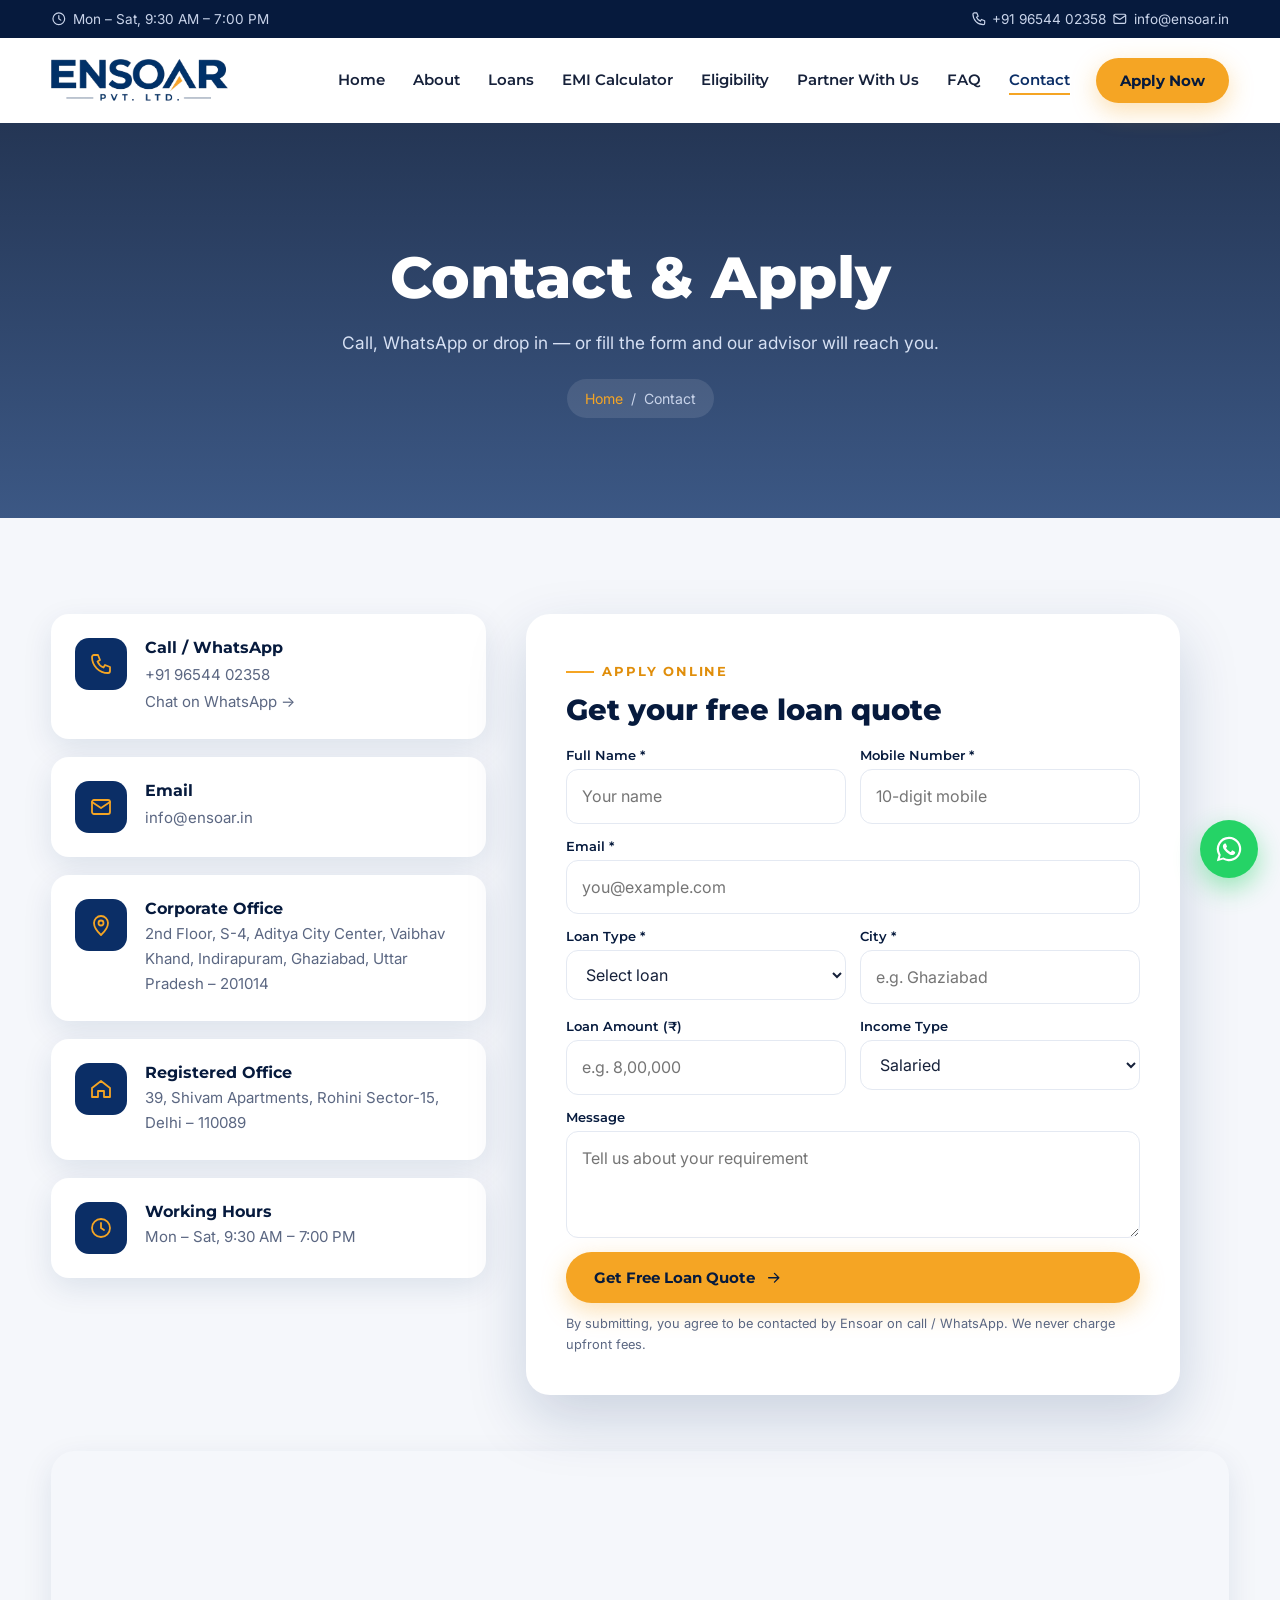
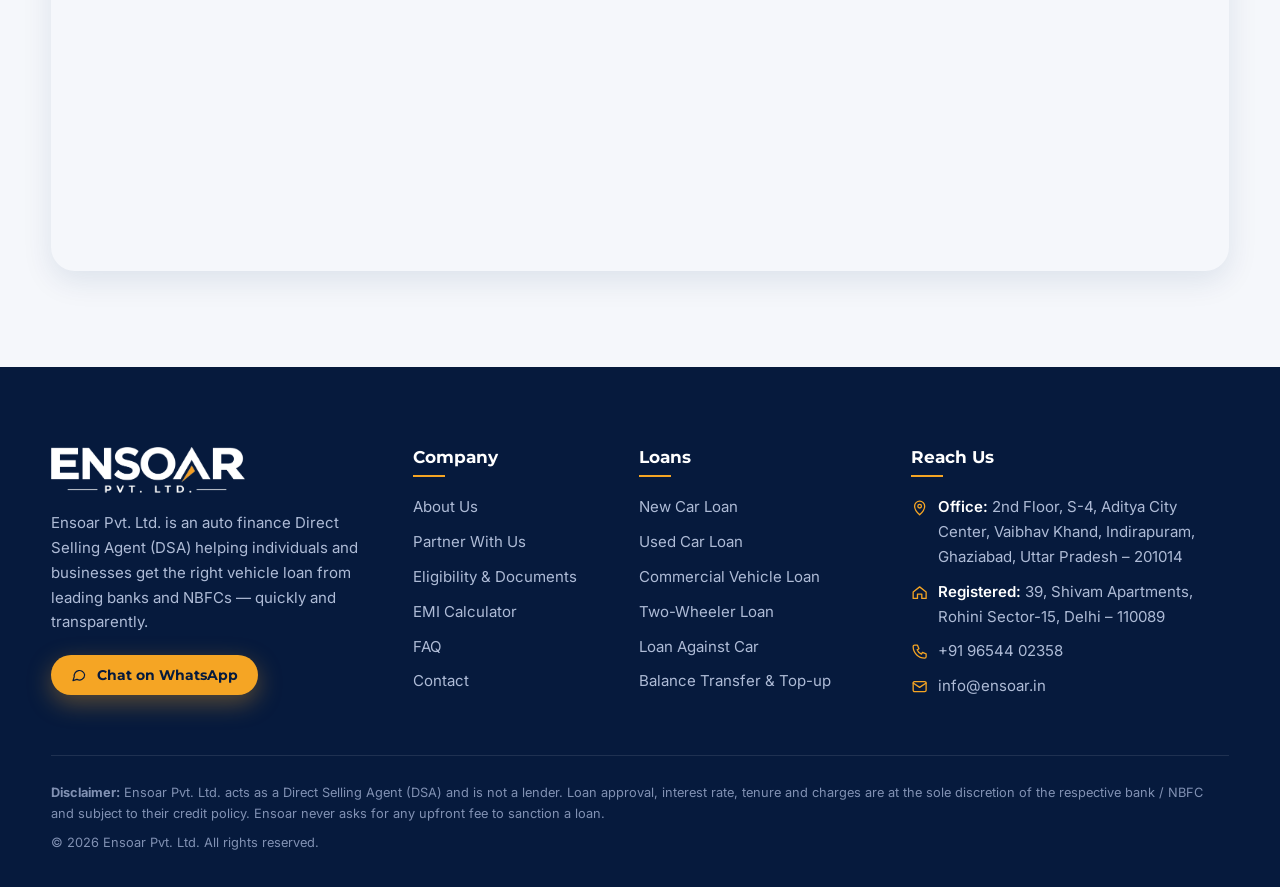
<file: docs/contact.html>
<!DOCTYPE html>
<html lang="en">
<head>
<meta charset="utf-8">
<meta name="viewport" content="width=device-width, initial-scale=1">
<title>Contact Us | Apply for Vehicle Loan – Ensoar Pvt. Ltd.</title>
<meta name="description" content="Contact Ensoar Pvt. Ltd., Aditya City Center, Indirapuram, Ghaziabad. Call or WhatsApp +91 96544 02358 to apply for a vehicle loan.">
<link rel="canonical" href="https://ensoar.in/contact.php">
<meta property="og:type" content="website">
<meta property="og:site_name" content="Ensoar Pvt. Ltd.">
<meta property="og:url" content="https://ensoar.in/contact.php">
<meta property="og:title" content="Contact Us | Apply for Vehicle Loan – Ensoar Pvt. Ltd.">
<meta property="og:description" content="Contact Ensoar Pvt. Ltd., Aditya City Center, Indirapuram, Ghaziabad. Call or WhatsApp +91 96544 02358 to apply for a vehicle loan.">
<meta property="og:image" content="https://ensoar.in/img/logo.png">
<meta name="twitter:card" content="summary">
<meta name="theme-color" content="#0b2e66">
<link rel="icon" type="image/png" href="img/favicon.png">
<link rel="preconnect" href="https://fonts.googleapis.com">
<link rel="preconnect" href="https://fonts.gstatic.com" crossorigin>
<link rel="preconnect" href="https://images.unsplash.com">
<link href="https://fonts.googleapis.com/css2?family=Montserrat:wght@600;700;800&family=Inter:wght@400;500;600&display=swap" rel="stylesheet">
<link rel="stylesheet" href="css/style.css?v=6">
</head>
<body class="page-contact">
<div class="topbar">
  <div class="wrap">
    <span><svg class="ic" viewBox="0 0 24 24" fill="none" stroke="currentColor" stroke-width="1.8" stroke-linecap="round" stroke-linejoin="round" aria-hidden="true"><circle cx="12" cy="12" r="9"/><path d="M12 7v5l3 2"/></svg> Mon – Sat, 9:30 AM – 7:00 PM</span>
    <span class="tb-right">
      <a href="tel:+919654402358"><svg class="ic" viewBox="0 0 24 24" fill="none" stroke="currentColor" stroke-width="1.8" stroke-linecap="round" stroke-linejoin="round" aria-hidden="true"><path d="M5 3h4l2 5-2.5 1.5a11 11 0 0 0 6 6L16 13l5 2v4a2 2 0 0 1-2 2A16 16 0 0 1 3 5a2 2 0 0 1 2-2z"/></svg> +91 96544 02358</a>
      <a href="mailto:info@ensoar.in"><svg class="ic" viewBox="0 0 24 24" fill="none" stroke="currentColor" stroke-width="1.8" stroke-linecap="round" stroke-linejoin="round" aria-hidden="true"><rect x="3" y="5" width="18" height="14" rx="2"/><path d="M3 7l9 6 9-6"/></svg> info@ensoar.in</a>
    </span>
  </div>
</div>
<header class="site-header" id="top">
  <div class="wrap nav-wrap">
    <a href="./" class="brand" aria-label="Ensoar Pvt. Ltd. home"><img src="img/logo.png" alt="Ensoar Pvt. Ltd." width="180" height="43"></a>
    <nav class="nav" id="nav" aria-label="Main">
              <a href="./">Home</a>
              <a href="about.html">About</a>
              <a href="services.html">Loans</a>
              <a href="emi-calculator.html">EMI Calculator</a>
              <a href="eligibility.html">Eligibility</a>
              <a href="partner.html">Partner With Us</a>
              <a href="faq.html">FAQ</a>
              <a href="contact.html" class="active" aria-current="page">Contact</a>
            <a href="contact.html#apply" class="btn btn-accent nav-cta">Apply Now</a>
    </nav>
    <button class="burger" id="burger" aria-label="Open menu" aria-expanded="false" aria-controls="nav"><span></span><span></span><span></span></button>
  </div>
</header>
<main>
<section class="page-hero"><div class="hero-bg" style="background-image:url('https://images.unsplash.com/photo-1497366216548-37526070297c?auto=format&fit=crop&w=2000&q=85')"></div><div class="wrap"><h1 class="reveal">Contact &amp; Apply</h1><p class="reveal">Call, WhatsApp or drop in — or fill the form and our advisor will reach you.</p><nav class="crumbs reveal" aria-label="Breadcrumb"><a href="./">Home</a> / <span>Contact</span></nav></div></section><section class="bg-soft">
  <div class="wrap">
    <div class="contact-grid">
      <div class="info-cards" data-stagger>
        <div class="info"><div class="fi"><svg class="ic" viewBox="0 0 24 24" fill="none" stroke="currentColor" stroke-width="1.8" stroke-linecap="round" stroke-linejoin="round" aria-hidden="true"><path d="M5 3h4l2 5-2.5 1.5a11 11 0 0 0 6 6L16 13l5 2v4a2 2 0 0 1-2 2A16 16 0 0 1 3 5a2 2 0 0 1 2-2z"/></svg></div><div><h4>Call / WhatsApp</h4><a href="tel:+919654402358">+91 96544 02358</a><br><a href="https://wa.me/919654402358" target="_blank" rel="noopener">Chat on WhatsApp →</a></div></div>
        <div class="info"><div class="fi"><svg class="ic" viewBox="0 0 24 24" fill="none" stroke="currentColor" stroke-width="1.8" stroke-linecap="round" stroke-linejoin="round" aria-hidden="true"><rect x="3" y="5" width="18" height="14" rx="2"/><path d="M3 7l9 6 9-6"/></svg></div><div><h4>Email</h4><a href="mailto:info@ensoar.in">info@ensoar.in</a></div></div>
        <div class="info"><div class="fi"><svg class="ic" viewBox="0 0 24 24" fill="none" stroke="currentColor" stroke-width="1.8" stroke-linecap="round" stroke-linejoin="round" aria-hidden="true"><path d="M12 22s7-6.5 7-12a7 7 0 0 0-14 0c0 5.5 7 12 7 12z"/><circle cx="12" cy="10" r="2.5"/></svg></div><div><h4>Corporate Office</h4><p>2nd Floor, S-4, Aditya City Center, Vaibhav Khand, Indirapuram, Ghaziabad, Uttar Pradesh – 201014</p></div></div>
        <div class="info"><div class="fi"><svg class="ic" viewBox="0 0 24 24" fill="none" stroke="currentColor" stroke-width="1.8" stroke-linecap="round" stroke-linejoin="round" aria-hidden="true"><path d="M3 11l9-7 9 7v9h-6v-6H9v6H3z"/></svg></div><div><h4>Registered Office</h4><p>39, Shivam Apartments, Rohini Sector-15, Delhi – 110089</p></div></div>
        <div class="info"><div class="fi"><svg class="ic" viewBox="0 0 24 24" fill="none" stroke="currentColor" stroke-width="1.8" stroke-linecap="round" stroke-linejoin="round" aria-hidden="true"><circle cx="12" cy="12" r="9"/><path d="M12 7v5l3 2"/></svg></div><div><h4>Working Hours</h4><p>Mon – Sat, 9:30 AM – 7:00 PM</p></div></div>
      </div>
      <div class="form-card reveal r" id="apply">
        <span class="eyebrow">Apply Online</span>
        <h2 style="font-size:1.8rem;margin-bottom:20px">Get your free loan quote</h2>
                        <form class="form-grid two" action="#" data-wa="919654402358">
  <input type="hidden" name="kind" value="loan">
  <input type="text" name="website" class="hp" tabindex="-1" autocomplete="off" aria-hidden="true">
  <div class="field"><label for="n-loan">Full Name *</label><input id="n-loan" name="name" required maxlength="80" autocomplete="name" placeholder="Your name"></div>
  <div class="field"><label for="p-loan">Mobile Number *</label><input id="p-loan" name="phone" type="tel" required pattern="[6-9][0-9]{9}" maxlength="10" inputmode="numeric" autocomplete="tel-national" placeholder="10-digit mobile"></div>
  <div class="field full"><label for="e-loan">Email *</label><input id="e-loan" name="email" type="email" required maxlength="120" autocomplete="email" placeholder="you@example.com"></div>
      <div class="field"><label for="l-loan">Loan Type *</label><select id="l-loan" name="loan" required><option value="">Select loan</option><option>New Car Loan</option><option>Used Car Loan</option><option>Commercial Vehicle Loan</option><option>Two-Wheeler Loan</option><option>Loan Against Car</option><option>Balance Transfer & Top-up</option></select></div>
    <div class="field"><label for="c-loan">City *</label><input id="c-loan" name="city" required maxlength="60" placeholder="e.g. Ghaziabad"></div>
            <div class="field"><label for="a-loan">Loan Amount (₹)</label><input id="a-loan" name="amount" inputmode="numeric" maxlength="12" placeholder="e.g. 8,00,000"></div>
      <div class="field"><label for="i-loan">Income Type</label><select id="i-loan" name="income"><option>Salaried</option><option>Self-employed / Business</option><option>Professional</option><option>Farmer / Agriculture</option></select></div>
        <div class="field full"><label for="m-loan">Message</label><textarea id="m-loan" name="message" rows="3" maxlength="600" placeholder="Tell us about your requirement"></textarea></div>
    <div class="field full">
    <button class="btn btn-accent" type="submit">Get Free Loan Quote <svg class="ic" viewBox="0 0 24 24" fill="none" stroke="currentColor" stroke-width="1.8" stroke-linecap="round" stroke-linejoin="round" aria-hidden="true"><path d="M5 12h14M13 6l6 6-6 6"/></svg></button>
    <p class="form-note">By submitting, you agree to be contacted by Ensoar on call / WhatsApp. We never charge upfront fees.</p>
  </div>
</form>
      </div>
    </div>
    <div class="map reveal">
      <iframe src="https://maps.google.com/maps?q=Aditya%20City%20Center%2C%20Vaibhav%20Khand%2C%20Indirapuram%2C%20Ghaziabad&z=16&output=embed" loading="lazy" referrerpolicy="no-referrer-when-downgrade" title="Ensoar office location map"></iframe>
    </div>
  </div>
</section>
<script type="application/ld+json">{"@context":"https://schema.org","@type":"FinancialService","name":"Ensoar Pvt. Ltd.","telephone":"+91 96544 02358","email":"info@ensoar.in","address":{"@type":"PostalAddress","streetAddress":"2nd Floor, S-4, Aditya City Center, Vaibhav Khand, Indirapuram","addressLocality":"Ghaziabad","addressRegion":"Uttar Pradesh","postalCode":"201014","addressCountry":"IN"}}</script>
</main>
<footer class="site-footer">
  <div class="wrap footer-grid">
    <div>
      <img src="img/logo-white.png" alt="Ensoar Pvt. Ltd." class="footer-logo" width="200" height="48" loading="lazy">
      <p>Ensoar Pvt. Ltd. is an auto finance Direct Selling Agent (DSA) helping individuals and businesses get the right vehicle loan from leading banks and NBFCs — quickly and transparently.</p>
      <a href="https://wa.me/919654402358" class="btn btn-accent btn-sm" target="_blank" rel="noopener"><svg class="ic" viewBox="0 0 24 24" fill="none" stroke="currentColor" stroke-width="1.8" stroke-linecap="round" stroke-linejoin="round" aria-hidden="true"><path d="M21 12a8 8 0 0 1-11.8 7L3 21l2-6A8 8 0 1 1 21 12z"/></svg> Chat on WhatsApp</a>
    </div>
    <div>
      <h4>Company</h4>
      <ul>
        <li><a href="about.html">About Us</a></li>
        <li><a href="partner.html">Partner With Us</a></li>
        <li><a href="eligibility.html">Eligibility &amp; Documents</a></li>
        <li><a href="emi-calculator.html">EMI Calculator</a></li>
        <li><a href="faq.html">FAQ</a></li>
        <li><a href="contact.html">Contact</a></li>
      </ul>
    </div>
    <div>
      <h4>Loans</h4>
      <ul>
                  <li><a href="services.html#new-car">New Car Loan</a></li>
                  <li><a href="services.html#used-car">Used Car Loan</a></li>
                  <li><a href="services.html#commercial">Commercial Vehicle Loan</a></li>
                  <li><a href="services.html#two-wheeler">Two-Wheeler Loan</a></li>
                  <li><a href="services.html#loan-against-car">Loan Against Car</a></li>
                  <li><a href="services.html#balance-transfer">Balance Transfer & Top-up</a></li>
              </ul>
    </div>
    <div>
      <h4>Reach Us</h4>
      <ul class="f-contact">
        <li><svg class="ic" viewBox="0 0 24 24" fill="none" stroke="currentColor" stroke-width="1.8" stroke-linecap="round" stroke-linejoin="round" aria-hidden="true"><path d="M12 22s7-6.5 7-12a7 7 0 0 0-14 0c0 5.5 7 12 7 12z"/><circle cx="12" cy="10" r="2.5"/></svg><span><strong>Office:</strong> 2nd Floor, S-4, Aditya City Center, Vaibhav Khand, Indirapuram, Ghaziabad, Uttar Pradesh – 201014</span></li>
        <li><svg class="ic" viewBox="0 0 24 24" fill="none" stroke="currentColor" stroke-width="1.8" stroke-linecap="round" stroke-linejoin="round" aria-hidden="true"><path d="M3 11l9-7 9 7v9h-6v-6H9v6H3z"/></svg><span><strong>Registered:</strong> 39, Shivam Apartments, Rohini Sector-15, Delhi – 110089</span></li>
        <li><svg class="ic" viewBox="0 0 24 24" fill="none" stroke="currentColor" stroke-width="1.8" stroke-linecap="round" stroke-linejoin="round" aria-hidden="true"><path d="M5 3h4l2 5-2.5 1.5a11 11 0 0 0 6 6L16 13l5 2v4a2 2 0 0 1-2 2A16 16 0 0 1 3 5a2 2 0 0 1 2-2z"/></svg><a href="tel:+919654402358">+91 96544 02358</a></li>
        <li><svg class="ic" viewBox="0 0 24 24" fill="none" stroke="currentColor" stroke-width="1.8" stroke-linecap="round" stroke-linejoin="round" aria-hidden="true"><rect x="3" y="5" width="18" height="14" rx="2"/><path d="M3 7l9 6 9-6"/></svg><a href="mailto:info@ensoar.in">info@ensoar.in</a></li>
      </ul>
    </div>
  </div>
  <div class="wrap disclaimer">
    <p><strong>Disclaimer:</strong> Ensoar Pvt. Ltd. acts as a Direct Selling Agent (DSA) and is not a lender. Loan approval, interest rate, tenure and charges are at the sole discretion of the respective bank / NBFC and subject to their credit policy. Ensoar never asks for any upfront fee to sanction a loan.</p>
    <p>&copy; 2026 Ensoar Pvt. Ltd. All rights reserved.</p>
  </div>
</footer>
<a href="https://wa.me/919654402358?text=Hi%20Ensoar%2C%20I%20want%20to%20know%20about%20vehicle%20loans." class="wa-float" target="_blank" rel="noopener" aria-label="Chat on WhatsApp">
  <svg viewBox="0 0 32 32" aria-hidden="true"><path fill="currentColor" d="M16 3a13 13 0 0 0-11.2 19.6L3 29l6.6-1.7A13 13 0 1 0 16 3zm0 23.7a10.7 10.7 0 0 1-5.5-1.5l-.4-.2-3.9 1 1-3.8-.2-.4A10.7 10.7 0 1 1 16 26.7zm5.9-8c-.3-.2-1.9-1-2.2-1s-.5-.2-.7.2-.8 1-1 1.2-.4.2-.7 0a8.8 8.8 0 0 1-4.4-3.8c-.3-.6.3-.5.9-1.7.1-.2 0-.4 0-.5l-1-2.4c-.3-.6-.5-.5-.7-.5h-.6a1.2 1.2 0 0 0-.9.4 3.6 3.6 0 0 0-1.1 2.7 6.3 6.3 0 0 0 1.3 3.3 14.4 14.4 0 0 0 5.5 4.9c2 .9 2.8 1 3.9.8a3.3 3.3 0 0 0 2.1-1.5 2.7 2.7 0 0 0 .2-1.5c-.1-.1-.3-.2-.6-.4z"/></svg>
</a>
<a href="#top" class="to-top" aria-label="Back to top"><svg class="ic" viewBox="0 0 24 24" fill="none" stroke="currentColor" stroke-width="1.8" stroke-linecap="round" stroke-linejoin="round" aria-hidden="true"><path d="M5 12h14M13 6l6 6-6 6"/></svg></a>
<script src="js/main.js?v=7" defer></script>
</body>
</html>
</file>
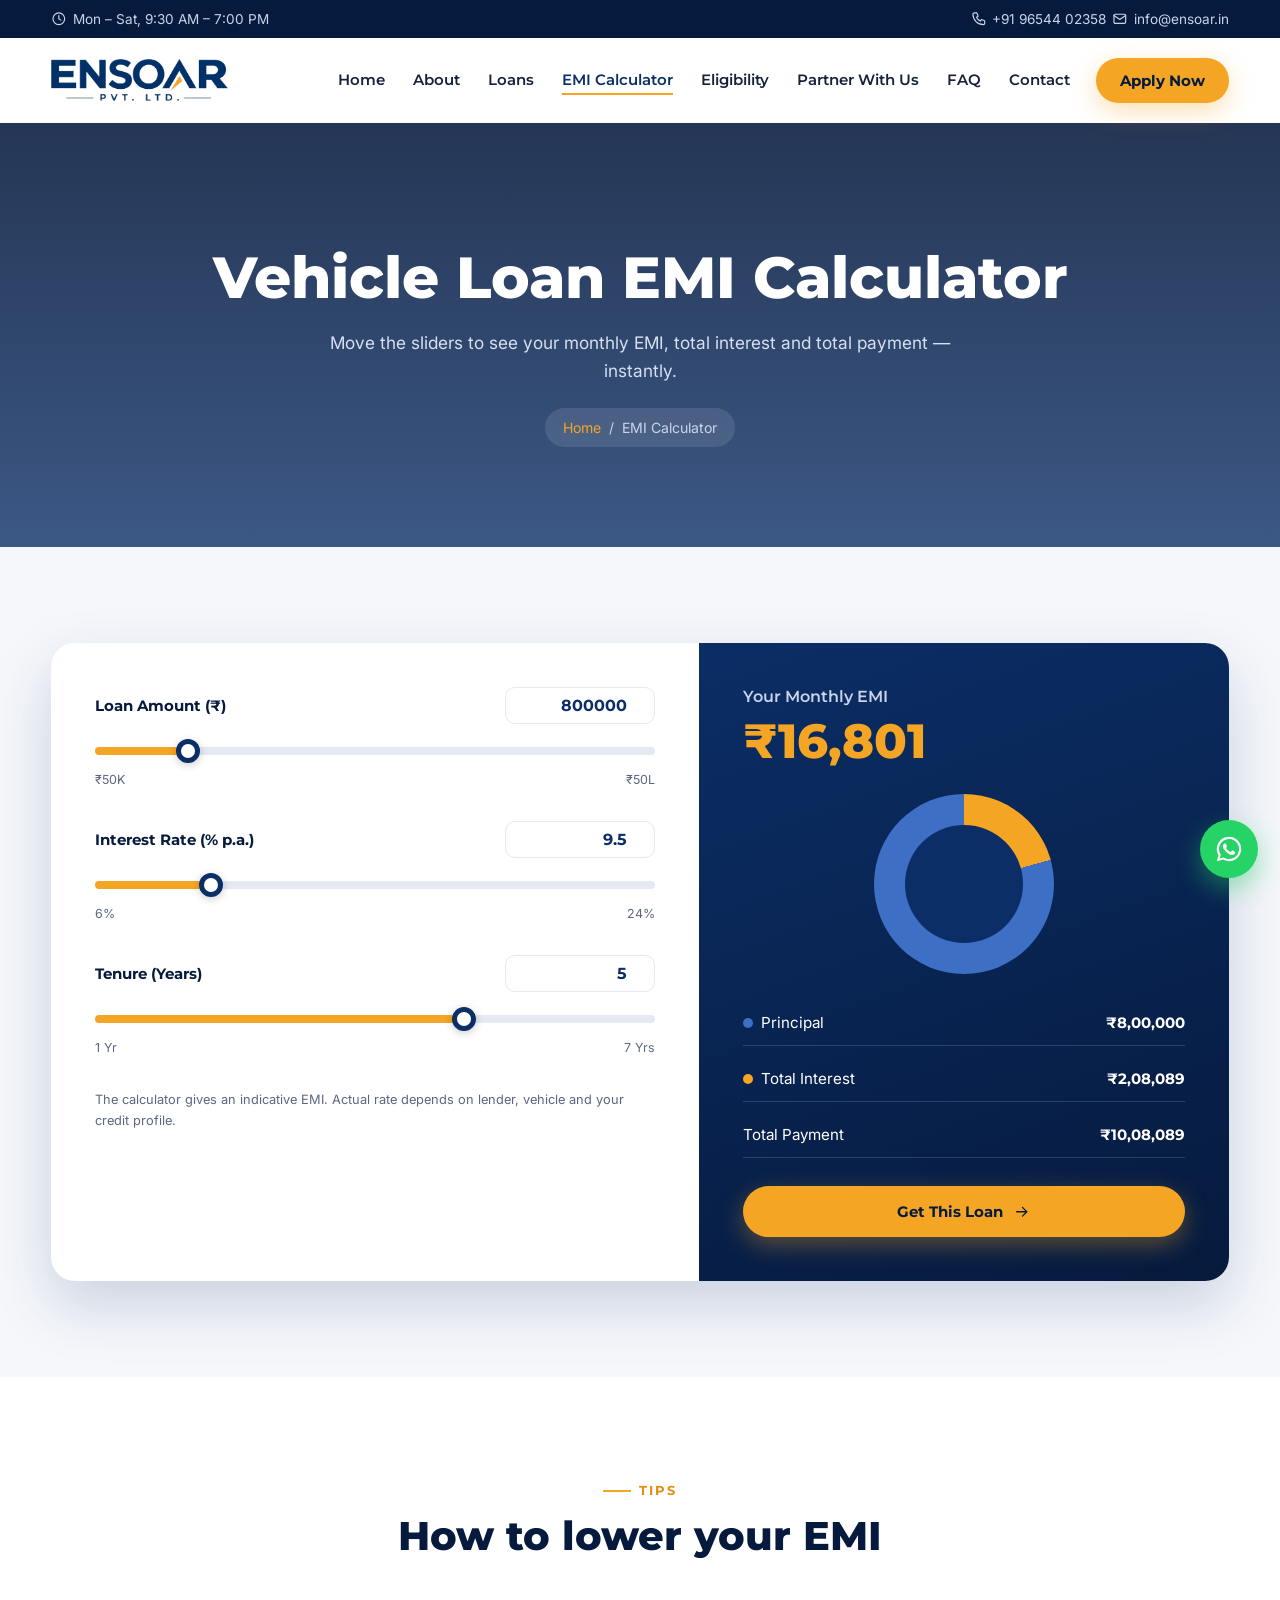
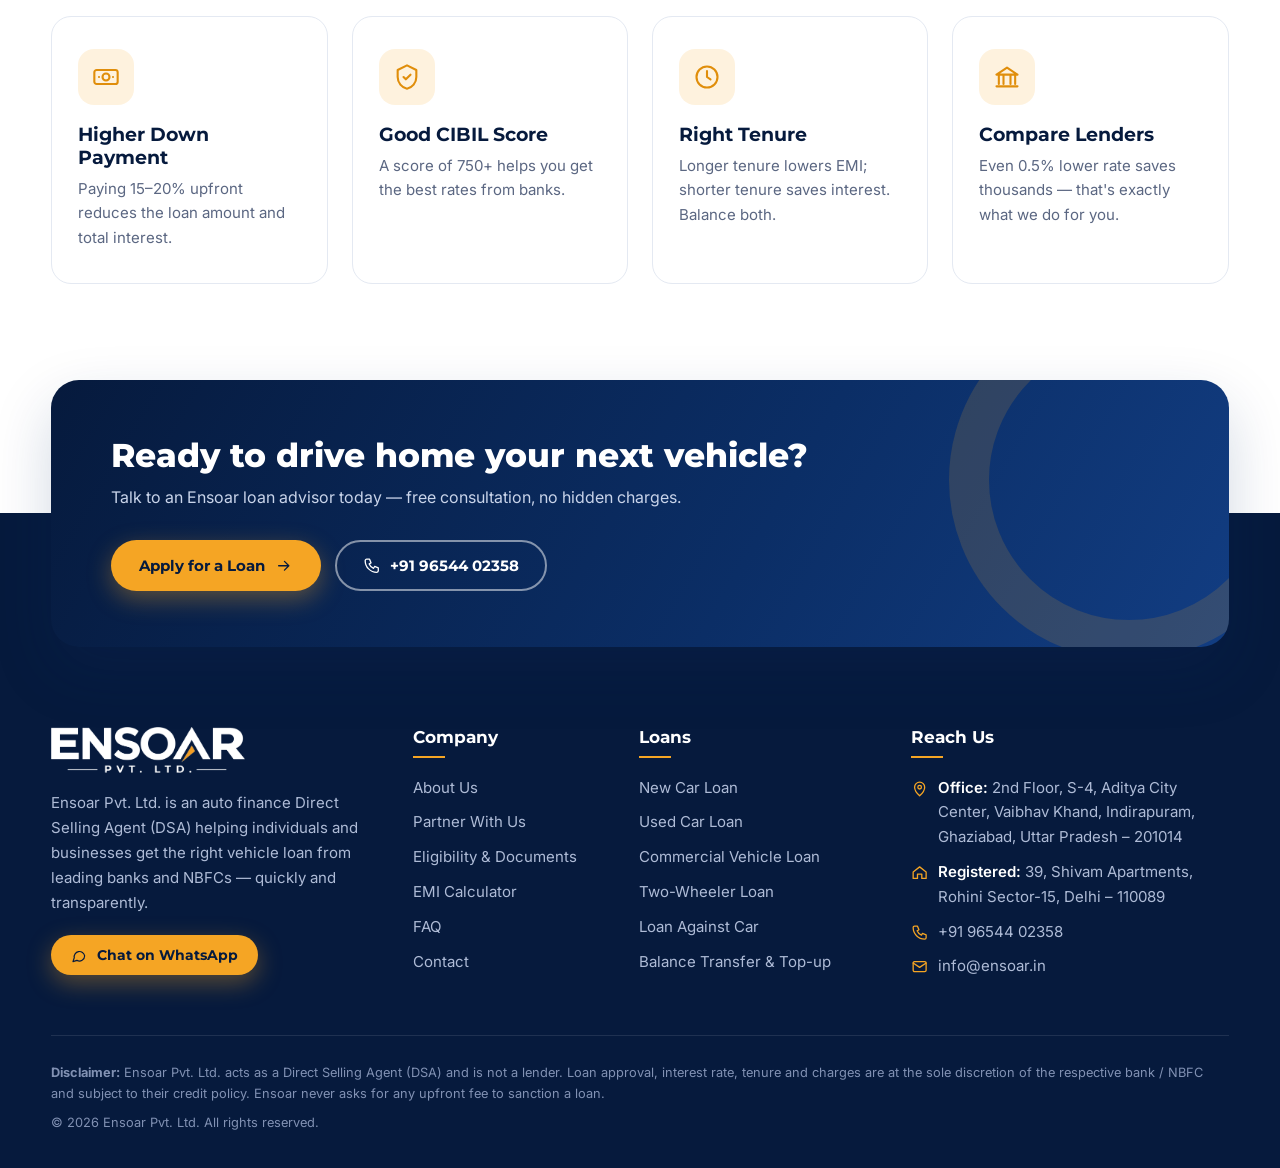
<file: docs/emi-calculator.html>
<!DOCTYPE html>
<html lang="en">
<head>
<meta charset="utf-8">
<meta name="viewport" content="width=device-width, initial-scale=1">
<title>Car Loan EMI Calculator | Ensoar Pvt. Ltd.</title>
<meta name="description" content="Calculate your car, bike or commercial vehicle loan EMI instantly with Ensoar&#039;s free EMI calculator.">
<link rel="canonical" href="https://ensoar.in/emi-calculator.php">
<meta property="og:type" content="website">
<meta property="og:site_name" content="Ensoar Pvt. Ltd.">
<meta property="og:url" content="https://ensoar.in/emi-calculator.php">
<meta property="og:title" content="Car Loan EMI Calculator | Ensoar Pvt. Ltd.">
<meta property="og:description" content="Calculate your car, bike or commercial vehicle loan EMI instantly with Ensoar&#039;s free EMI calculator.">
<meta property="og:image" content="https://ensoar.in/img/logo.png">
<meta name="twitter:card" content="summary">
<meta name="theme-color" content="#0b2e66">
<link rel="icon" type="image/png" href="img/favicon.png">
<link rel="preconnect" href="https://fonts.googleapis.com">
<link rel="preconnect" href="https://fonts.gstatic.com" crossorigin>
<link rel="preconnect" href="https://images.unsplash.com">
<link href="https://fonts.googleapis.com/css2?family=Montserrat:wght@600;700;800&family=Inter:wght@400;500;600&display=swap" rel="stylesheet">
<link rel="stylesheet" href="css/style.css?v=6">
</head>
<body class="page-emi">
<div class="topbar">
  <div class="wrap">
    <span><svg class="ic" viewBox="0 0 24 24" fill="none" stroke="currentColor" stroke-width="1.8" stroke-linecap="round" stroke-linejoin="round" aria-hidden="true"><circle cx="12" cy="12" r="9"/><path d="M12 7v5l3 2"/></svg> Mon – Sat, 9:30 AM – 7:00 PM</span>
    <span class="tb-right">
      <a href="tel:+919654402358"><svg class="ic" viewBox="0 0 24 24" fill="none" stroke="currentColor" stroke-width="1.8" stroke-linecap="round" stroke-linejoin="round" aria-hidden="true"><path d="M5 3h4l2 5-2.5 1.5a11 11 0 0 0 6 6L16 13l5 2v4a2 2 0 0 1-2 2A16 16 0 0 1 3 5a2 2 0 0 1 2-2z"/></svg> +91 96544 02358</a>
      <a href="mailto:info@ensoar.in"><svg class="ic" viewBox="0 0 24 24" fill="none" stroke="currentColor" stroke-width="1.8" stroke-linecap="round" stroke-linejoin="round" aria-hidden="true"><rect x="3" y="5" width="18" height="14" rx="2"/><path d="M3 7l9 6 9-6"/></svg> info@ensoar.in</a>
    </span>
  </div>
</div>
<header class="site-header" id="top">
  <div class="wrap nav-wrap">
    <a href="./" class="brand" aria-label="Ensoar Pvt. Ltd. home"><img src="img/logo.png" alt="Ensoar Pvt. Ltd." width="180" height="43"></a>
    <nav class="nav" id="nav" aria-label="Main">
              <a href="./">Home</a>
              <a href="about.html">About</a>
              <a href="services.html">Loans</a>
              <a href="emi-calculator.html" class="active" aria-current="page">EMI Calculator</a>
              <a href="eligibility.html">Eligibility</a>
              <a href="partner.html">Partner With Us</a>
              <a href="faq.html">FAQ</a>
              <a href="contact.html">Contact</a>
            <a href="contact.html#apply" class="btn btn-accent nav-cta">Apply Now</a>
    </nav>
    <button class="burger" id="burger" aria-label="Open menu" aria-expanded="false" aria-controls="nav"><span></span><span></span><span></span></button>
  </div>
</header>
<main>
<section class="page-hero"><div class="hero-bg" style="background-image:url('https://images.unsplash.com/photo-1580273916550-e323be2ae537?auto=format&fit=crop&w=2000&q=85')"></div><div class="wrap"><h1 class="reveal">Vehicle Loan EMI Calculator</h1><p class="reveal">Move the sliders to see your monthly EMI, total interest and total payment — instantly.</p><nav class="crumbs reveal" aria-label="Breadcrumb"><a href="./">Home</a> / <span>EMI Calculator</span></nav></div></section><section class="bg-soft">
  <div class="wrap">
    <div class="calc reveal z" id="emi">
      <div class="calc-in">
        <div class="range">
          <div class="range-top"><label for="amt">Loan Amount (₹)</label><input id="amt-n" type="number" value="800000" aria-label="Loan amount"></div>
          <input type="range" id="amt" min="50000" max="5000000" step="10000" value="800000">
          <div class="range-scale"><span>₹50K</span><span>₹50L</span></div>
        </div>
        <div class="range">
          <div class="range-top"><label for="rate">Interest Rate (% p.a.)</label><input id="rate-n" type="number" step="0.1" value="9.5" aria-label="Interest rate"></div>
          <input type="range" id="rate" min="6" max="24" step="0.1" value="9.5">
          <div class="range-scale"><span>6%</span><span>24%</span></div>
        </div>
        <div class="range">
          <div class="range-top"><label for="yrs">Tenure (Years)</label><input id="yrs-n" type="number" value="5" aria-label="Tenure in years"></div>
          <input type="range" id="yrs" min="1" max="7" step="1" value="5">
          <div class="range-scale"><span>1 Yr</span><span>7 Yrs</span></div>
        </div>
        <p class="form-note">The calculator gives an indicative EMI. Actual rate depends on lender, vehicle and your credit profile.</p>
      </div>
      <div class="calc-out">
        <h3>Your Monthly EMI</h3>
        <div class="emi-big" id="emi-out" aria-live="polite">₹0</div>
        <div class="donut" role="img" aria-label="Principal vs interest"></div>
        <div class="breakup">
          <div><span><i class="dot" style="background:#3d6fc4"></i>Principal</span><b id="p-out">₹0</b></div>
          <div><span><i class="dot" style="background:var(--accent)"></i>Total Interest</span><b id="i-out">₹0</b></div>
          <div><span>Total Payment</span><b id="t-out">₹0</b></div>
        </div>
        <a href="contact.html#apply" class="btn btn-accent" style="margin-top:28px;justify-content:center">Get This Loan <svg class="ic" viewBox="0 0 24 24" fill="none" stroke="currentColor" stroke-width="1.8" stroke-linecap="round" stroke-linejoin="round" aria-hidden="true"><path d="M5 12h14M13 6l6 6-6 6"/></svg></a>
      </div>
    </div>
  </div>
</section>

<section>
  <div class="wrap">
    <div class="sec-head reveal"><span class="eyebrow">Tips</span><h2>How to lower your EMI</h2></div>
    <div class="features" data-stagger>
      <div class="feature"><div class="fi"><svg class="ic" viewBox="0 0 24 24" fill="none" stroke="currentColor" stroke-width="1.8" stroke-linecap="round" stroke-linejoin="round" aria-hidden="true"><rect x="2" y="6" width="20" height="12" rx="2"/><circle cx="12" cy="12" r="3"/><path d="M6 12h.01M18 12h.01"/></svg></div><h3>Higher Down Payment</h3><p>Paying 15–20% upfront reduces the loan amount and total interest.</p></div>
      <div class="feature"><div class="fi"><svg class="ic" viewBox="0 0 24 24" fill="none" stroke="currentColor" stroke-width="1.8" stroke-linecap="round" stroke-linejoin="round" aria-hidden="true"><path d="M12 2l8 4v6c0 5-3.5 9-8 10-4.5-1-8-5-8-10V6z"/><path d="M9 12l2 2 4-4"/></svg></div><h3>Good CIBIL Score</h3><p>A score of 750+ helps you get the best rates from banks.</p></div>
      <div class="feature"><div class="fi"><svg class="ic" viewBox="0 0 24 24" fill="none" stroke="currentColor" stroke-width="1.8" stroke-linecap="round" stroke-linejoin="round" aria-hidden="true"><circle cx="12" cy="12" r="9"/><path d="M12 7v5l3 2"/></svg></div><h3>Right Tenure</h3><p>Longer tenure lowers EMI; shorter tenure saves interest. Balance both.</p></div>
      <div class="feature"><div class="fi"><svg class="ic" viewBox="0 0 24 24" fill="none" stroke="currentColor" stroke-width="1.8" stroke-linecap="round" stroke-linejoin="round" aria-hidden="true"><path d="M3 10h18L12 4zM5 10v8M9 10v8M15 10v8M19 10v8M3 20h18"/></svg></div><h3>Compare Lenders</h3><p>Even 0.5% lower rate saves thousands — that's exactly what we do for you.</p></div>
    </div>
  </div>
</section>
</main>
<section class="cta-band">
  <div class="wrap cta-inner reveal">
    <div>
      <h2>Ready to drive home your next vehicle?</h2>
      <p>Talk to an Ensoar loan advisor today — free consultation, no hidden charges.</p>
    </div>
    <div class="cta-actions">
      <a href="contact.html#apply" class="btn btn-accent">Apply for a Loan <svg class="ic" viewBox="0 0 24 24" fill="none" stroke="currentColor" stroke-width="1.8" stroke-linecap="round" stroke-linejoin="round" aria-hidden="true"><path d="M5 12h14M13 6l6 6-6 6"/></svg></a>
      <a href="tel:+919654402358" class="btn btn-ghost-light"><svg class="ic" viewBox="0 0 24 24" fill="none" stroke="currentColor" stroke-width="1.8" stroke-linecap="round" stroke-linejoin="round" aria-hidden="true"><path d="M5 3h4l2 5-2.5 1.5a11 11 0 0 0 6 6L16 13l5 2v4a2 2 0 0 1-2 2A16 16 0 0 1 3 5a2 2 0 0 1 2-2z"/></svg> +91 96544 02358</a>
    </div>
  </div>
</section>
<footer class="site-footer">
  <div class="wrap footer-grid">
    <div>
      <img src="img/logo-white.png" alt="Ensoar Pvt. Ltd." class="footer-logo" width="200" height="48" loading="lazy">
      <p>Ensoar Pvt. Ltd. is an auto finance Direct Selling Agent (DSA) helping individuals and businesses get the right vehicle loan from leading banks and NBFCs — quickly and transparently.</p>
      <a href="https://wa.me/919654402358" class="btn btn-accent btn-sm" target="_blank" rel="noopener"><svg class="ic" viewBox="0 0 24 24" fill="none" stroke="currentColor" stroke-width="1.8" stroke-linecap="round" stroke-linejoin="round" aria-hidden="true"><path d="M21 12a8 8 0 0 1-11.8 7L3 21l2-6A8 8 0 1 1 21 12z"/></svg> Chat on WhatsApp</a>
    </div>
    <div>
      <h4>Company</h4>
      <ul>
        <li><a href="about.html">About Us</a></li>
        <li><a href="partner.html">Partner With Us</a></li>
        <li><a href="eligibility.html">Eligibility &amp; Documents</a></li>
        <li><a href="emi-calculator.html">EMI Calculator</a></li>
        <li><a href="faq.html">FAQ</a></li>
        <li><a href="contact.html">Contact</a></li>
      </ul>
    </div>
    <div>
      <h4>Loans</h4>
      <ul>
                  <li><a href="services.html#new-car">New Car Loan</a></li>
                  <li><a href="services.html#used-car">Used Car Loan</a></li>
                  <li><a href="services.html#commercial">Commercial Vehicle Loan</a></li>
                  <li><a href="services.html#two-wheeler">Two-Wheeler Loan</a></li>
                  <li><a href="services.html#loan-against-car">Loan Against Car</a></li>
                  <li><a href="services.html#balance-transfer">Balance Transfer & Top-up</a></li>
              </ul>
    </div>
    <div>
      <h4>Reach Us</h4>
      <ul class="f-contact">
        <li><svg class="ic" viewBox="0 0 24 24" fill="none" stroke="currentColor" stroke-width="1.8" stroke-linecap="round" stroke-linejoin="round" aria-hidden="true"><path d="M12 22s7-6.5 7-12a7 7 0 0 0-14 0c0 5.5 7 12 7 12z"/><circle cx="12" cy="10" r="2.5"/></svg><span><strong>Office:</strong> 2nd Floor, S-4, Aditya City Center, Vaibhav Khand, Indirapuram, Ghaziabad, Uttar Pradesh – 201014</span></li>
        <li><svg class="ic" viewBox="0 0 24 24" fill="none" stroke="currentColor" stroke-width="1.8" stroke-linecap="round" stroke-linejoin="round" aria-hidden="true"><path d="M3 11l9-7 9 7v9h-6v-6H9v6H3z"/></svg><span><strong>Registered:</strong> 39, Shivam Apartments, Rohini Sector-15, Delhi – 110089</span></li>
        <li><svg class="ic" viewBox="0 0 24 24" fill="none" stroke="currentColor" stroke-width="1.8" stroke-linecap="round" stroke-linejoin="round" aria-hidden="true"><path d="M5 3h4l2 5-2.5 1.5a11 11 0 0 0 6 6L16 13l5 2v4a2 2 0 0 1-2 2A16 16 0 0 1 3 5a2 2 0 0 1 2-2z"/></svg><a href="tel:+919654402358">+91 96544 02358</a></li>
        <li><svg class="ic" viewBox="0 0 24 24" fill="none" stroke="currentColor" stroke-width="1.8" stroke-linecap="round" stroke-linejoin="round" aria-hidden="true"><rect x="3" y="5" width="18" height="14" rx="2"/><path d="M3 7l9 6 9-6"/></svg><a href="mailto:info@ensoar.in">info@ensoar.in</a></li>
      </ul>
    </div>
  </div>
  <div class="wrap disclaimer">
    <p><strong>Disclaimer:</strong> Ensoar Pvt. Ltd. acts as a Direct Selling Agent (DSA) and is not a lender. Loan approval, interest rate, tenure and charges are at the sole discretion of the respective bank / NBFC and subject to their credit policy. Ensoar never asks for any upfront fee to sanction a loan.</p>
    <p>&copy; 2026 Ensoar Pvt. Ltd. All rights reserved.</p>
  </div>
</footer>
<a href="https://wa.me/919654402358?text=Hi%20Ensoar%2C%20I%20want%20to%20know%20about%20vehicle%20loans." class="wa-float" target="_blank" rel="noopener" aria-label="Chat on WhatsApp">
  <svg viewBox="0 0 32 32" aria-hidden="true"><path fill="currentColor" d="M16 3a13 13 0 0 0-11.2 19.6L3 29l6.6-1.7A13 13 0 1 0 16 3zm0 23.7a10.7 10.7 0 0 1-5.5-1.5l-.4-.2-3.9 1 1-3.8-.2-.4A10.7 10.7 0 1 1 16 26.7zm5.9-8c-.3-.2-1.9-1-2.2-1s-.5-.2-.7.2-.8 1-1 1.2-.4.2-.7 0a8.8 8.8 0 0 1-4.4-3.8c-.3-.6.3-.5.9-1.7.1-.2 0-.4 0-.5l-1-2.4c-.3-.6-.5-.5-.7-.5h-.6a1.2 1.2 0 0 0-.9.4 3.6 3.6 0 0 0-1.1 2.7 6.3 6.3 0 0 0 1.3 3.3 14.4 14.4 0 0 0 5.5 4.9c2 .9 2.8 1 3.9.8a3.3 3.3 0 0 0 2.1-1.5 2.7 2.7 0 0 0 .2-1.5c-.1-.1-.3-.2-.6-.4z"/></svg>
</a>
<a href="#top" class="to-top" aria-label="Back to top"><svg class="ic" viewBox="0 0 24 24" fill="none" stroke="currentColor" stroke-width="1.8" stroke-linecap="round" stroke-linejoin="round" aria-hidden="true"><path d="M5 12h14M13 6l6 6-6 6"/></svg></a>
<script src="js/main.js?v=7" defer></script>
</body>
</html>
</file>
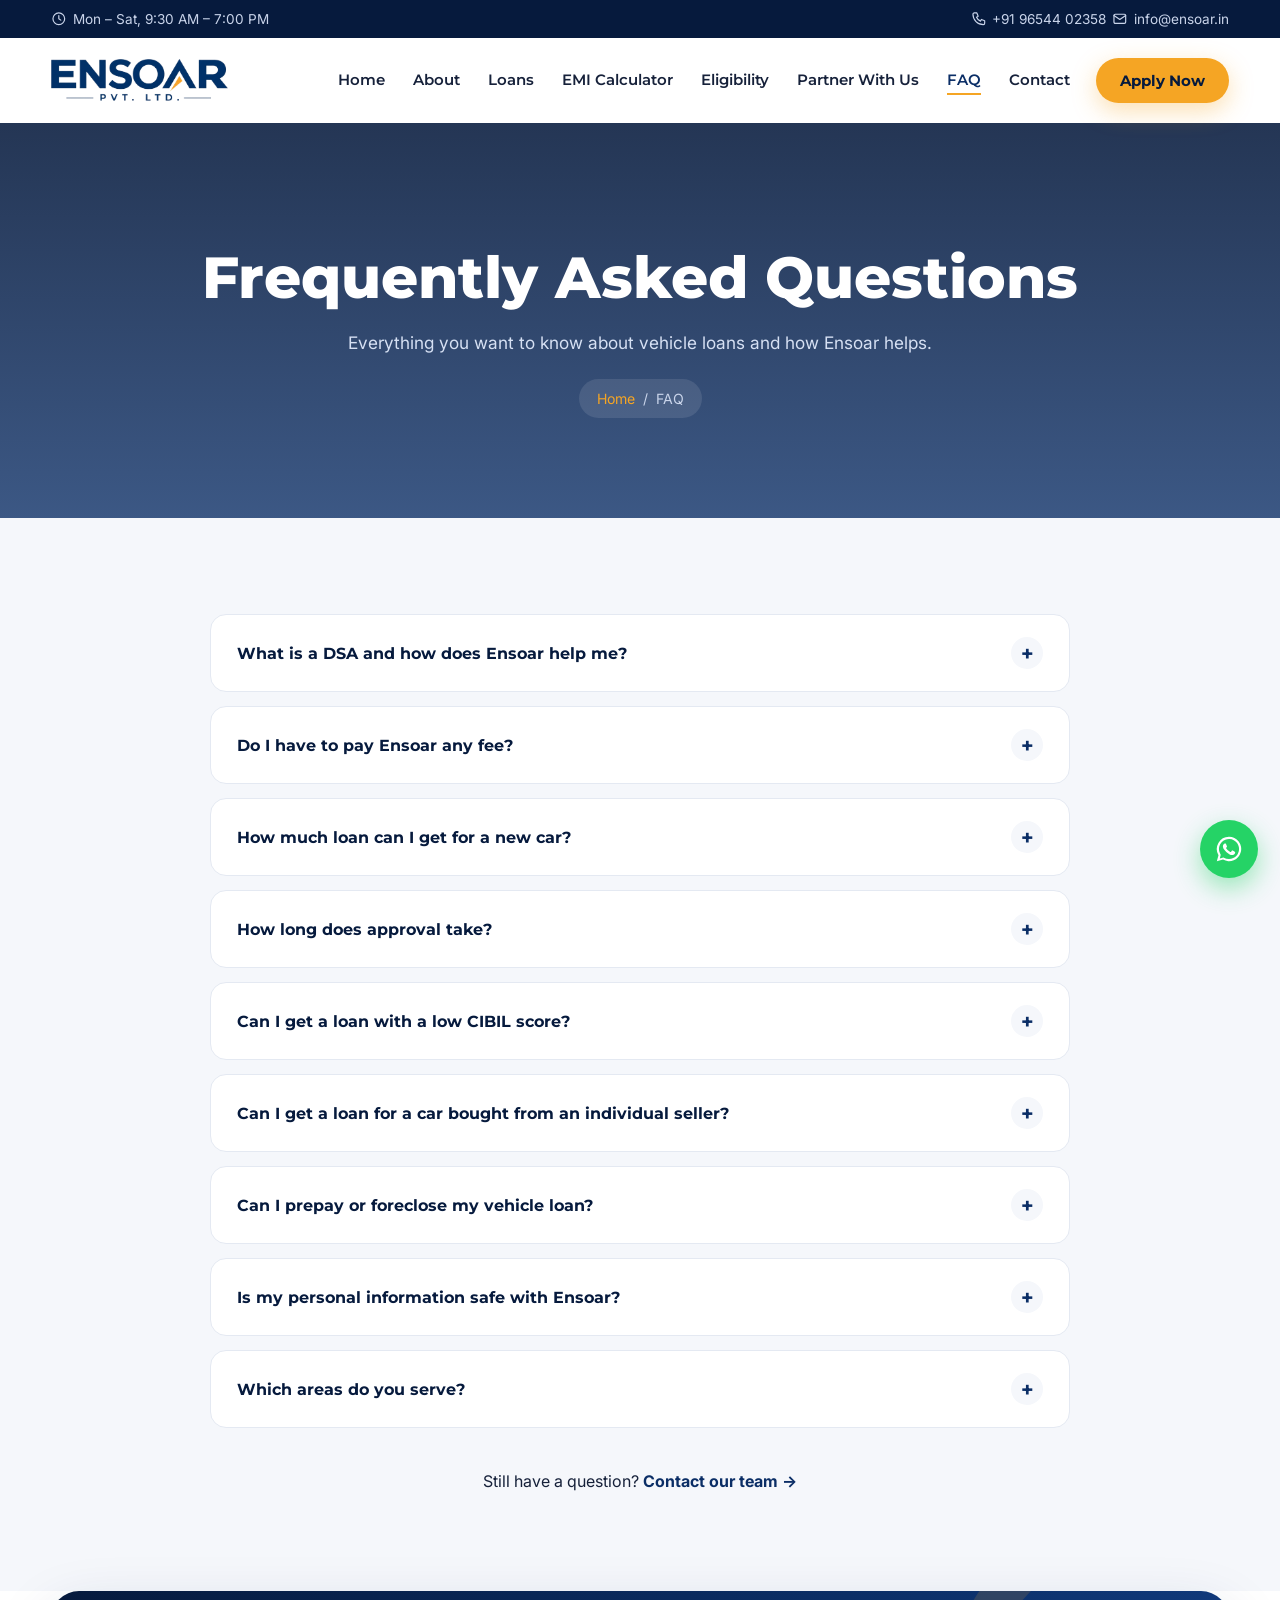
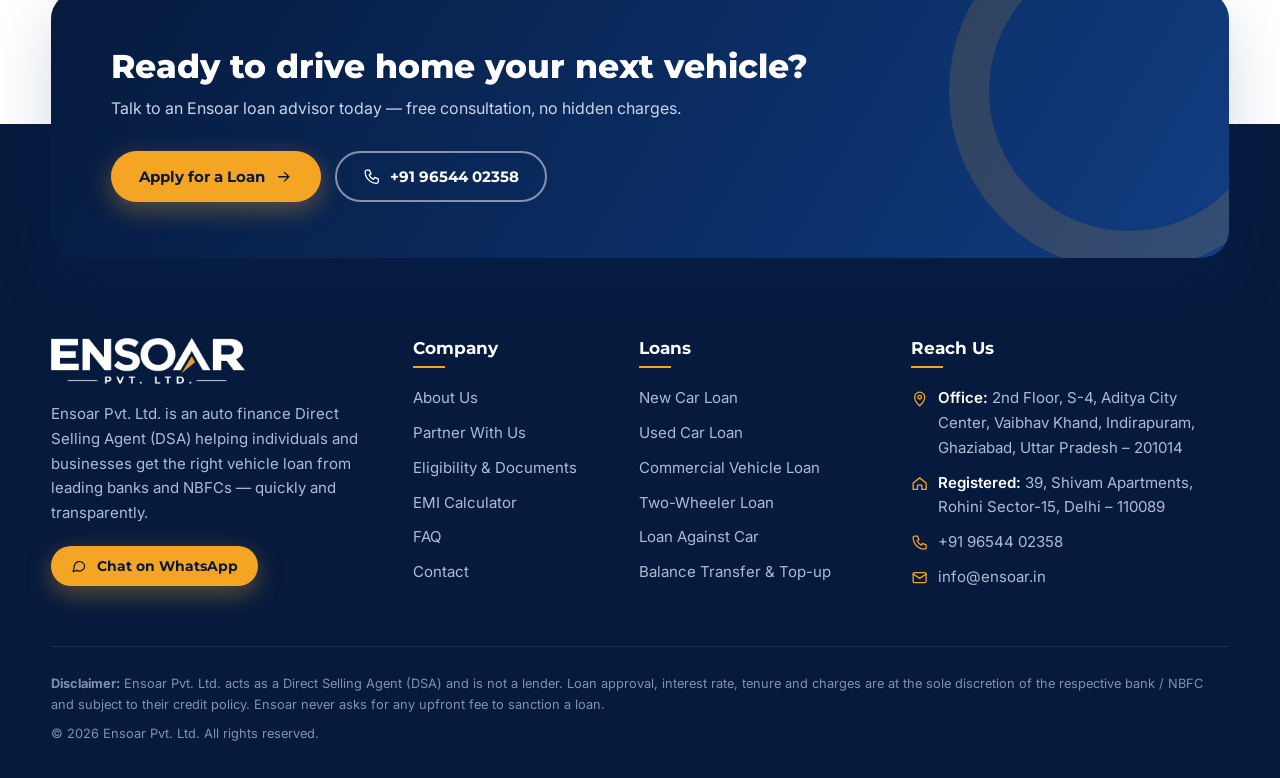
<file: docs/faq.html>
<!DOCTYPE html>
<html lang="en">
<head>
<meta charset="utf-8">
<meta name="viewport" content="width=device-width, initial-scale=1">
<title>FAQ | Vehicle Loan Questions – Ensoar Pvt. Ltd.</title>
<meta name="description" content="Answers to common questions about car loans, used car loans, EMI, documents and Ensoar&#039;s DSA services.">
<link rel="canonical" href="https://ensoar.in/faq.php">
<meta property="og:type" content="website">
<meta property="og:site_name" content="Ensoar Pvt. Ltd.">
<meta property="og:url" content="https://ensoar.in/faq.php">
<meta property="og:title" content="FAQ | Vehicle Loan Questions – Ensoar Pvt. Ltd.">
<meta property="og:description" content="Answers to common questions about car loans, used car loans, EMI, documents and Ensoar&#039;s DSA services.">
<meta property="og:image" content="https://ensoar.in/img/logo.png">
<meta name="twitter:card" content="summary">
<meta name="theme-color" content="#0b2e66">
<link rel="icon" type="image/png" href="img/favicon.png">
<link rel="preconnect" href="https://fonts.googleapis.com">
<link rel="preconnect" href="https://fonts.gstatic.com" crossorigin>
<link rel="preconnect" href="https://images.unsplash.com">
<link href="https://fonts.googleapis.com/css2?family=Montserrat:wght@600;700;800&family=Inter:wght@400;500;600&display=swap" rel="stylesheet">
<link rel="stylesheet" href="css/style.css?v=6">
</head>
<body class="page-faq">
<div class="topbar">
  <div class="wrap">
    <span><svg class="ic" viewBox="0 0 24 24" fill="none" stroke="currentColor" stroke-width="1.8" stroke-linecap="round" stroke-linejoin="round" aria-hidden="true"><circle cx="12" cy="12" r="9"/><path d="M12 7v5l3 2"/></svg> Mon – Sat, 9:30 AM – 7:00 PM</span>
    <span class="tb-right">
      <a href="tel:+919654402358"><svg class="ic" viewBox="0 0 24 24" fill="none" stroke="currentColor" stroke-width="1.8" stroke-linecap="round" stroke-linejoin="round" aria-hidden="true"><path d="M5 3h4l2 5-2.5 1.5a11 11 0 0 0 6 6L16 13l5 2v4a2 2 0 0 1-2 2A16 16 0 0 1 3 5a2 2 0 0 1 2-2z"/></svg> +91 96544 02358</a>
      <a href="mailto:info@ensoar.in"><svg class="ic" viewBox="0 0 24 24" fill="none" stroke="currentColor" stroke-width="1.8" stroke-linecap="round" stroke-linejoin="round" aria-hidden="true"><rect x="3" y="5" width="18" height="14" rx="2"/><path d="M3 7l9 6 9-6"/></svg> info@ensoar.in</a>
    </span>
  </div>
</div>
<header class="site-header" id="top">
  <div class="wrap nav-wrap">
    <a href="./" class="brand" aria-label="Ensoar Pvt. Ltd. home"><img src="img/logo.png" alt="Ensoar Pvt. Ltd." width="180" height="43"></a>
    <nav class="nav" id="nav" aria-label="Main">
              <a href="./">Home</a>
              <a href="about.html">About</a>
              <a href="services.html">Loans</a>
              <a href="emi-calculator.html">EMI Calculator</a>
              <a href="eligibility.html">Eligibility</a>
              <a href="partner.html">Partner With Us</a>
              <a href="faq.html" class="active" aria-current="page">FAQ</a>
              <a href="contact.html">Contact</a>
            <a href="contact.html#apply" class="btn btn-accent nav-cta">Apply Now</a>
    </nav>
    <button class="burger" id="burger" aria-label="Open menu" aria-expanded="false" aria-controls="nav"><span></span><span></span><span></span></button>
  </div>
</header>
<main>
<section class="page-hero"><div class="hero-bg" style="background-image:url('https://images.unsplash.com/photo-1549317661-bd32c8ce0db2?auto=format&fit=crop&w=2000&q=85')"></div><div class="wrap"><h1 class="reveal">Frequently Asked Questions</h1><p class="reveal">Everything you want to know about vehicle loans and how Ensoar helps.</p><nav class="crumbs reveal" aria-label="Breadcrumb"><a href="./">Home</a> / <span>FAQ</span></nav></div></section><section class="bg-soft">
  <div class="wrap">
    <div class="faq" data-stagger>
            <details><summary>What is a DSA and how does Ensoar help me?</summary><p>A Direct Selling Agent (DSA) is authorised to source loan applications for banks and NBFCs. Ensoar understands your requirement, compares lenders, prepares your file and coordinates until the loan is disbursed — saving you time and helping you get a better deal.</p></details>
            <details><summary>Do I have to pay Ensoar any fee?</summary><p>No. Our consultation is free and we never ask for any upfront fee to sanction a loan. Only the lender&#039;s official processing fee, stamp duty and other charges (as per their policy) apply, and these are explained to you in advance.</p></details>
            <details><summary>How much loan can I get for a new car?</summary><p>Depending on your income and credit profile, lenders may fund up to 100% of the on-road price for selected models. Typically, 80–90% funding is common for most profiles.</p></details>
            <details><summary>How long does approval take?</summary><p>With complete documents, many cases get sanctioned within 24–48 hours. Commercial vehicle and self-employed cases may take a little longer due to verification.</p></details>
            <details><summary>Can I get a loan with a low CIBIL score?</summary><p>It may be possible. Some lenders offer programs for low-score or new-to-credit customers, sometimes with a co-applicant or higher down payment. Share your details and we will check the options.</p></details>
            <details><summary>Can I get a loan for a car bought from an individual seller?</summary><p>Yes. Used car loans are available for both dealer and private purchases. We guide you through valuation and RC transfer.</p></details>
            <details><summary>Can I prepay or foreclose my vehicle loan?</summary><p>Yes, most lenders allow part-prepayment and foreclosure after a minimum number of EMIs. Charges vary by lender and are shared before you sign.</p></details>
            <details><summary>Is my personal information safe with Ensoar?</summary><p>Yes. Your documents are used only for processing your loan application with the chosen lender and are never sold or shared with unrelated parties.</p></details>
            <details><summary>Which areas do you serve?</summary><p>We are based in Indirapuram, Ghaziabad and serve customers across Delhi NCR — Ghaziabad, Noida, Greater Noida, Delhi, and nearby areas of Uttar Pradesh. Contact us to check service in your city.</p></details>
          </div>
    <p style="text-align:center;margin-top:40px" class="reveal">Still have a question? <a href="contact.html" style="color:var(--navy);font-weight:700">Contact our team →</a></p>
  </div>
</section>
<script type="application/ld+json">{"@context":"https://schema.org","@type":"FAQPage","mainEntity":[{"@type":"Question","name":"What is a DSA and how does Ensoar help me?","acceptedAnswer":{"@type":"Answer","text":"A Direct Selling Agent (DSA) is authorised to source loan applications for banks and NBFCs. Ensoar understands your requirement, compares lenders, prepares your file and coordinates until the loan is disbursed — saving you time and helping you get a better deal."}},{"@type":"Question","name":"Do I have to pay Ensoar any fee?","acceptedAnswer":{"@type":"Answer","text":"No. Our consultation is free and we never ask for any upfront fee to sanction a loan. Only the lender's official processing fee, stamp duty and other charges (as per their policy) apply, and these are explained to you in advance."}},{"@type":"Question","name":"How much loan can I get for a new car?","acceptedAnswer":{"@type":"Answer","text":"Depending on your income and credit profile, lenders may fund up to 100% of the on-road price for selected models. Typically, 80–90% funding is common for most profiles."}},{"@type":"Question","name":"How long does approval take?","acceptedAnswer":{"@type":"Answer","text":"With complete documents, many cases get sanctioned within 24–48 hours. Commercial vehicle and self-employed cases may take a little longer due to verification."}},{"@type":"Question","name":"Can I get a loan with a low CIBIL score?","acceptedAnswer":{"@type":"Answer","text":"It may be possible. Some lenders offer programs for low-score or new-to-credit customers, sometimes with a co-applicant or higher down payment. Share your details and we will check the options."}},{"@type":"Question","name":"Can I get a loan for a car bought from an individual seller?","acceptedAnswer":{"@type":"Answer","text":"Yes. Used car loans are available for both dealer and private purchases. We guide you through valuation and RC transfer."}},{"@type":"Question","name":"Can I prepay or foreclose my vehicle loan?","acceptedAnswer":{"@type":"Answer","text":"Yes, most lenders allow part-prepayment and foreclosure after a minimum number of EMIs. Charges vary by lender and are shared before you sign."}},{"@type":"Question","name":"Is my personal information safe with Ensoar?","acceptedAnswer":{"@type":"Answer","text":"Yes. Your documents are used only for processing your loan application with the chosen lender and are never sold or shared with unrelated parties."}},{"@type":"Question","name":"Which areas do you serve?","acceptedAnswer":{"@type":"Answer","text":"We are based in Indirapuram, Ghaziabad and serve customers across Delhi NCR — Ghaziabad, Noida, Greater Noida, Delhi, and nearby areas of Uttar Pradesh. Contact us to check service in your city."}}]}</script>
</main>
<section class="cta-band">
  <div class="wrap cta-inner reveal">
    <div>
      <h2>Ready to drive home your next vehicle?</h2>
      <p>Talk to an Ensoar loan advisor today — free consultation, no hidden charges.</p>
    </div>
    <div class="cta-actions">
      <a href="contact.html#apply" class="btn btn-accent">Apply for a Loan <svg class="ic" viewBox="0 0 24 24" fill="none" stroke="currentColor" stroke-width="1.8" stroke-linecap="round" stroke-linejoin="round" aria-hidden="true"><path d="M5 12h14M13 6l6 6-6 6"/></svg></a>
      <a href="tel:+919654402358" class="btn btn-ghost-light"><svg class="ic" viewBox="0 0 24 24" fill="none" stroke="currentColor" stroke-width="1.8" stroke-linecap="round" stroke-linejoin="round" aria-hidden="true"><path d="M5 3h4l2 5-2.5 1.5a11 11 0 0 0 6 6L16 13l5 2v4a2 2 0 0 1-2 2A16 16 0 0 1 3 5a2 2 0 0 1 2-2z"/></svg> +91 96544 02358</a>
    </div>
  </div>
</section>
<footer class="site-footer">
  <div class="wrap footer-grid">
    <div>
      <img src="img/logo-white.png" alt="Ensoar Pvt. Ltd." class="footer-logo" width="200" height="48" loading="lazy">
      <p>Ensoar Pvt. Ltd. is an auto finance Direct Selling Agent (DSA) helping individuals and businesses get the right vehicle loan from leading banks and NBFCs — quickly and transparently.</p>
      <a href="https://wa.me/919654402358" class="btn btn-accent btn-sm" target="_blank" rel="noopener"><svg class="ic" viewBox="0 0 24 24" fill="none" stroke="currentColor" stroke-width="1.8" stroke-linecap="round" stroke-linejoin="round" aria-hidden="true"><path d="M21 12a8 8 0 0 1-11.8 7L3 21l2-6A8 8 0 1 1 21 12z"/></svg> Chat on WhatsApp</a>
    </div>
    <div>
      <h4>Company</h4>
      <ul>
        <li><a href="about.html">About Us</a></li>
        <li><a href="partner.html">Partner With Us</a></li>
        <li><a href="eligibility.html">Eligibility &amp; Documents</a></li>
        <li><a href="emi-calculator.html">EMI Calculator</a></li>
        <li><a href="faq.html">FAQ</a></li>
        <li><a href="contact.html">Contact</a></li>
      </ul>
    </div>
    <div>
      <h4>Loans</h4>
      <ul>
                  <li><a href="services.html#new-car">New Car Loan</a></li>
                  <li><a href="services.html#used-car">Used Car Loan</a></li>
                  <li><a href="services.html#commercial">Commercial Vehicle Loan</a></li>
                  <li><a href="services.html#two-wheeler">Two-Wheeler Loan</a></li>
                  <li><a href="services.html#loan-against-car">Loan Against Car</a></li>
                  <li><a href="services.html#balance-transfer">Balance Transfer & Top-up</a></li>
              </ul>
    </div>
    <div>
      <h4>Reach Us</h4>
      <ul class="f-contact">
        <li><svg class="ic" viewBox="0 0 24 24" fill="none" stroke="currentColor" stroke-width="1.8" stroke-linecap="round" stroke-linejoin="round" aria-hidden="true"><path d="M12 22s7-6.5 7-12a7 7 0 0 0-14 0c0 5.5 7 12 7 12z"/><circle cx="12" cy="10" r="2.5"/></svg><span><strong>Office:</strong> 2nd Floor, S-4, Aditya City Center, Vaibhav Khand, Indirapuram, Ghaziabad, Uttar Pradesh – 201014</span></li>
        <li><svg class="ic" viewBox="0 0 24 24" fill="none" stroke="currentColor" stroke-width="1.8" stroke-linecap="round" stroke-linejoin="round" aria-hidden="true"><path d="M3 11l9-7 9 7v9h-6v-6H9v6H3z"/></svg><span><strong>Registered:</strong> 39, Shivam Apartments, Rohini Sector-15, Delhi – 110089</span></li>
        <li><svg class="ic" viewBox="0 0 24 24" fill="none" stroke="currentColor" stroke-width="1.8" stroke-linecap="round" stroke-linejoin="round" aria-hidden="true"><path d="M5 3h4l2 5-2.5 1.5a11 11 0 0 0 6 6L16 13l5 2v4a2 2 0 0 1-2 2A16 16 0 0 1 3 5a2 2 0 0 1 2-2z"/></svg><a href="tel:+919654402358">+91 96544 02358</a></li>
        <li><svg class="ic" viewBox="0 0 24 24" fill="none" stroke="currentColor" stroke-width="1.8" stroke-linecap="round" stroke-linejoin="round" aria-hidden="true"><rect x="3" y="5" width="18" height="14" rx="2"/><path d="M3 7l9 6 9-6"/></svg><a href="mailto:info@ensoar.in">info@ensoar.in</a></li>
      </ul>
    </div>
  </div>
  <div class="wrap disclaimer">
    <p><strong>Disclaimer:</strong> Ensoar Pvt. Ltd. acts as a Direct Selling Agent (DSA) and is not a lender. Loan approval, interest rate, tenure and charges are at the sole discretion of the respective bank / NBFC and subject to their credit policy. Ensoar never asks for any upfront fee to sanction a loan.</p>
    <p>&copy; 2026 Ensoar Pvt. Ltd. All rights reserved.</p>
  </div>
</footer>
<a href="https://wa.me/919654402358?text=Hi%20Ensoar%2C%20I%20want%20to%20know%20about%20vehicle%20loans." class="wa-float" target="_blank" rel="noopener" aria-label="Chat on WhatsApp">
  <svg viewBox="0 0 32 32" aria-hidden="true"><path fill="currentColor" d="M16 3a13 13 0 0 0-11.2 19.6L3 29l6.6-1.7A13 13 0 1 0 16 3zm0 23.7a10.7 10.7 0 0 1-5.5-1.5l-.4-.2-3.9 1 1-3.8-.2-.4A10.7 10.7 0 1 1 16 26.7zm5.9-8c-.3-.2-1.9-1-2.2-1s-.5-.2-.7.2-.8 1-1 1.2-.4.2-.7 0a8.8 8.8 0 0 1-4.4-3.8c-.3-.6.3-.5.9-1.7.1-.2 0-.4 0-.5l-1-2.4c-.3-.6-.5-.5-.7-.5h-.6a1.2 1.2 0 0 0-.9.4 3.6 3.6 0 0 0-1.1 2.7 6.3 6.3 0 0 0 1.3 3.3 14.4 14.4 0 0 0 5.5 4.9c2 .9 2.8 1 3.9.8a3.3 3.3 0 0 0 2.1-1.5 2.7 2.7 0 0 0 .2-1.5c-.1-.1-.3-.2-.6-.4z"/></svg>
</a>
<a href="#top" class="to-top" aria-label="Back to top"><svg class="ic" viewBox="0 0 24 24" fill="none" stroke="currentColor" stroke-width="1.8" stroke-linecap="round" stroke-linejoin="round" aria-hidden="true"><path d="M5 12h14M13 6l6 6-6 6"/></svg></a>
<script src="js/main.js?v=7" defer></script>
</body>
</html>
</file>
<file: docs/css/style.css>
:root{
  --navy:#0b2e66;--navy-2:#123d82;--navy-dk:#061a3d;--accent:#f5a524;--accent-dk:#e08e0b;
  --ink:#16213a;--muted:#5b6782;--line:#e4e9f2;--bg:#f5f7fb;--white:#fff;
  --r:16px;--shadow:0 10px 30px rgba(11,46,102,.10);--shadow-lg:0 24px 60px rgba(11,46,102,.18);
  --ff-h:'Montserrat',system-ui,sans-serif;--ff:'Inter',system-ui,sans-serif;
}
*{box-sizing:border-box;margin:0;padding:0}
html{scroll-behavior:smooth;overflow-x:clip}
body{font-family:var(--ff);color:var(--ink);background:var(--white);line-height:1.65;-webkit-font-smoothing:antialiased;overflow-x:clip}
img{max-width:100%;display:block}
a{color:inherit;text-decoration:none}
h1,h2,h3,h4{font-family:var(--ff-h);line-height:1.2;color:var(--navy-dk)}
h1{font-size:clamp(2.1rem,4.6vw,3.6rem);font-weight:800}
h2{font-size:clamp(1.7rem,3.2vw,2.5rem);font-weight:800}
h3{font-size:1.2rem;font-weight:700}
.wrap{width:min(1200px,92%);margin-inline:auto}
.ic{width:1.15em;height:1.15em;flex:none}
section{padding:96px 0}
.bg-soft{background:var(--bg)}
.eyebrow{display:inline-flex;align-items:center;gap:8px;font:700 .8rem/1 var(--ff-h);letter-spacing:.14em;text-transform:uppercase;color:var(--accent-dk);margin-bottom:14px}
.eyebrow::before{content:"";width:28px;height:2px;background:var(--accent)}
.sec-head{max-width:720px;margin:0 auto 56px;text-align:center}
.sec-head p{color:var(--muted);margin-top:14px;font-size:1.05rem}
.lead{font-size:1.1rem;color:var(--muted)}

/* buttons */
.btn{display:inline-flex;align-items:center;gap:10px;padding:14px 26px;border-radius:999px;font:700 .95rem var(--ff-h);border:2px solid transparent;cursor:pointer;transition:transform .25s,box-shadow .25s,background .25s,color .25s}
.btn:hover{transform:translateY(-2px)}
.btn .ic{transition:transform .25s}.btn:hover .ic{transform:translateX(3px)}
.btn-accent{background:var(--accent);color:var(--navy-dk);box-shadow:0 8px 24px rgba(245,165,36,.35)}
.btn-accent:hover{background:var(--accent-dk);box-shadow:0 12px 30px rgba(245,165,36,.45)}
.btn-navy{background:var(--navy);color:#fff}.btn-navy:hover{background:var(--navy-2);box-shadow:var(--shadow)}
.btn-ghost-light{border-color:rgba(255,255,255,.5);color:#fff}.btn-ghost-light:hover{background:#fff;color:var(--navy)}
.btn-outline{border-color:var(--navy);color:var(--navy)}.btn-outline:hover{background:var(--navy);color:#fff}
.btn-sm{padding:10px 18px;font-size:.85rem}

/* topbar + header */
.topbar{background:var(--navy-dk);color:#c9d4ea;font-size:.85rem}
.topbar .wrap{display:flex;justify-content:space-between;gap:16px;padding:8px 0}
.topbar span,.topbar a{display:inline-flex;align-items:center;gap:6px}
.tb-right{display:flex;gap:22px}.topbar a:hover{color:var(--accent)}
.site-header{position:sticky;top:0;z-index:50;background:rgba(255,255,255,.92);backdrop-filter:blur(12px);border-bottom:1px solid transparent;transition:box-shadow .3s,border-color .3s}
.site-header.scrolled{box-shadow:0 6px 24px rgba(11,46,102,.08);border-color:var(--line)}
.nav-wrap{display:flex;align-items:center;justify-content:space-between;height:84px;transition:height .3s}
.scrolled .nav-wrap{height:70px}
.brand img{height:42px;width:auto}
.nav{display:flex;align-items:center;gap:4px}
.nav a:not(.btn){position:relative;padding:8px 12px;font:600 .92rem var(--ff-h);color:var(--ink);transition:color .2s}
.nav a:not(.btn)::after{content:"";position:absolute;left:12px;right:12px;bottom:2px;height:2px;background:var(--accent);transform:scaleX(0);transform-origin:left;transition:transform .3s}
.nav a:not(.btn):hover,.nav a.active{color:var(--navy)}
.nav a:not(.btn):hover::after,.nav a.active::after{transform:scaleX(1)}
.nav-cta{margin-left:10px;padding:11px 22px}
.burger{display:none;width:44px;height:44px;border:0;background:none;cursor:pointer;flex-direction:column;justify-content:center;gap:6px;padding:10px}
.burger span{height:2px;background:var(--navy);border-radius:2px;transition:.3s}
.burger[aria-expanded=true] span:nth-child(1){transform:translateY(8px) rotate(45deg)}
.burger[aria-expanded=true] span:nth-child(2){opacity:0}
.burger[aria-expanded=true] span:nth-child(3){transform:translateY(-8px) rotate(-45deg)}

/* hero */
.hero{position:relative;min-height:calc(100vh - 120px);display:flex;align-items:center;color:#fff;overflow:hidden;padding:120px 0}
.hero-bg{position:absolute;inset:0;background-size:cover;background-position:center;animation:kenburns 22s ease-in-out infinite alternate}
.hero::before{content:"";position:absolute;inset:0;z-index:1;background:linear-gradient(100deg,rgba(6,26,61,.94) 0%,rgba(11,46,102,.82) 45%,rgba(11,46,102,.25) 100%)}
.hero .wrap{position:relative;z-index:2;display:grid;grid-template-columns:1.15fr .85fr;gap:56px;align-items:center}
.hero h1{color:#fff}
.hero h1 em{font-style:normal;color:var(--accent)}
.hero p.lead{color:#d6e0f3;margin:22px 0 34px;max-width:560px}
.hero-actions{display:flex;flex-wrap:wrap;gap:14px}
.hero-badges{display:flex;flex-wrap:wrap;gap:22px;margin-top:40px;color:#d6e0f3;font-size:.92rem}
.hero-badges span{display:inline-flex;align-items:center;gap:8px}
.hero-badges .ic{color:var(--accent)}
.rotator{display:inline-block;color:var(--accent);min-width:1ch}
.rotator::after{content:"|";margin-left:2px;animation:blink 1s steps(1) infinite;color:#fff;font-weight:400}
@keyframes blink{50%{opacity:0}}
@keyframes kenburns{from{transform:scale(1)}to{transform:scale(1.12) translate(-1%,-1%)}}

/* quick-quote card */
.quote-card{background:rgba(255,255,255,.97);color:var(--ink);border-radius:22px;padding:34px;box-shadow:var(--shadow-lg);animation:floatY 6s ease-in-out infinite}
.quote-card h3{font-size:1.35rem;margin-bottom:4px}
.quote-card > p{color:var(--muted);font-size:.92rem;margin-bottom:20px}
@keyframes floatY{50%{transform:translateY(-10px)}}

/* forms */
.form-grid{display:grid;gap:14px}
.form-grid.two{grid-template-columns:1fr 1fr}
.field{display:flex;flex-direction:column;gap:6px}
.field.full{grid-column:1/-1}
.field label{font:600 .82rem var(--ff-h);color:var(--navy-dk)}
.field input,.field select,.field textarea{font:inherit;padding:13px 15px;border:1.5px solid var(--line);border-radius:12px;background:#fff;color:var(--ink);transition:border-color .2s,box-shadow .2s}
.field input:focus,.field select:focus,.field textarea:focus{outline:0;border-color:var(--navy-2);box-shadow:0 0 0 4px rgba(18,61,130,.12)}
.form-note{font-size:.8rem;color:var(--muted);margin-top:4px}
.hp{position:absolute;left:-9999px}
.alert{padding:14px 18px;border-radius:12px;margin-bottom:18px;font-weight:500}
.alert.ok{background:#e7f7ee;color:#11633a}.alert.err{background:#fdecec;color:#9b1c1c}

/* marquee */
.marquee{background:var(--accent);color:var(--navy-dk);overflow:hidden;padding:16px 0}
.marquee-track{display:flex;gap:48px;width:max-content;animation:marquee 30s linear infinite;font:800 1rem var(--ff-h);text-transform:uppercase;letter-spacing:.06em}
.marquee-track span{display:inline-flex;align-items:center;gap:48px;white-space:nowrap}
.marquee-track span::after{content:"✦"}
@keyframes marquee{to{transform:translateX(-50%)}}

/* stats */
.stats{display:grid;grid-template-columns:repeat(4,1fr);gap:24px;margin-top:-70px;position:relative;z-index:5}
.stat{background:#fff;border-radius:var(--r);padding:28px;box-shadow:var(--shadow);text-align:center;border-bottom:3px solid var(--accent)}
.stat b{display:block;font:800 2.2rem var(--ff-h);color:var(--navy)}
.stat small{color:var(--muted);font-size:.9rem}
.stats-section{padding:0 0 40px}

/* loan cards */
.cards{display:grid;grid-template-columns:repeat(3,1fr);gap:28px}
.loan-card{position:relative;background:#fff;border-radius:20px;overflow:hidden;box-shadow:var(--shadow);transition:transform .4s,box-shadow .4s;display:flex;flex-direction:column}
.loan-card:hover{transform:translateY(-8px);box-shadow:var(--shadow-lg)}
.loan-card .thumb{aspect-ratio:16/10;overflow:hidden}
.loan-card .thumb img{width:100%;height:100%;object-fit:cover;transition:transform .8s}
.loan-card:hover .thumb img{transform:scale(1.08)}
.loan-card .body{padding:26px;display:flex;flex-direction:column;gap:10px;flex:1}
.ic-badge{width:54px;height:54px;border-radius:14px;display:grid;place-items:center;background:var(--navy);color:var(--accent);margin-top:-53px;position:relative;box-shadow:0 8px 20px rgba(11,46,102,.3)}
.ic-badge .ic{width:26px;height:26px}
.loan-card p{color:var(--muted);font-size:.95rem}
.more{margin-top:auto;display:inline-flex;align-items:center;gap:8px;font:700 .9rem var(--ff-h);color:var(--navy)}
.more .ic{transition:transform .25s}.loan-card:hover .more .ic{transform:translateX(5px)}

/* split / about */
.split{display:grid;grid-template-columns:1fr 1fr;gap:64px;align-items:center}
.split.rev > :first-child{order:2}
.img-stack{position:relative}
.img-stack .main{border-radius:24px;box-shadow:var(--shadow-lg);aspect-ratio:4/5;object-fit:cover;width:88%}
.img-stack .sub{position:absolute;right:0;bottom:-30px;width:52%;border-radius:20px;border:6px solid #fff;box-shadow:var(--shadow-lg);aspect-ratio:1;object-fit:cover}
.img-stack .tag{position:absolute;left:-10px;top:40px;background:var(--accent);color:var(--navy-dk);padding:16px 20px;border-radius:16px;font:800 1rem var(--ff-h);box-shadow:var(--shadow);animation:floatY 5s ease-in-out infinite}
.img-stack .tag small{display:block;font:600 .75rem var(--ff)}
.check-list{list-style:none;display:grid;gap:12px;margin:24px 0 32px}
.check-list li{display:flex;gap:12px;align-items:flex-start}
.check-list .ic{color:#fff;background:var(--accent);border-radius:50%;padding:4px;width:24px;height:24px;margin-top:2px}

/* features */
.features{display:grid;grid-template-columns:repeat(4,1fr);gap:24px}
.feature{padding:32px 26px;border-radius:20px;background:#fff;border:1px solid var(--line);transition:.35s}
.feature:hover{background:var(--navy);transform:translateY(-6px);box-shadow:var(--shadow-lg)}
.feature:hover h3{color:#fff}.feature:hover p{color:#c9d4ea}
.feature .fi{width:56px;height:56px;border-radius:16px;background:rgba(245,165,36,.15);color:var(--accent-dk);display:grid;place-items:center;margin-bottom:18px;transition:.35s}
.feature:hover .fi{background:var(--accent);color:var(--navy-dk);transform:rotate(-8deg)}
.feature .fi .ic{width:28px;height:28px}
.feature p{color:var(--muted);font-size:.94rem;margin-top:8px;transition:color .35s}

/* process */
.steps{display:grid;grid-template-columns:repeat(4,1fr);gap:26px;counter-reset:s;position:relative}
.steps::before{content:"";position:absolute;top:36px;left:12%;right:12%;height:2px;background:repeating-linear-gradient(90deg,var(--accent) 0 10px,transparent 10px 18px)}
.step{text-align:center;position:relative}
.step::before{counter-increment:s;content:"0" counter(s);display:grid;place-items:center;width:72px;height:72px;margin:0 auto 20px;border-radius:50%;background:var(--navy);color:#fff;font:800 1.3rem var(--ff-h);box-shadow:0 0 0 8px #fff,0 0 0 10px var(--line);transition:.3s}
.step:hover::before{background:var(--accent);color:var(--navy-dk)}
.step p{color:var(--muted);font-size:.94rem;margin-top:8px}

/* page hero */
.page-hero{position:relative;padding:120px 0 100px;color:#fff;overflow:hidden;text-align:center}
.page-hero .hero-bg{animation-duration:30s}
.page-hero::before{content:"";position:absolute;inset:0;z-index:1;background:linear-gradient(180deg,rgba(6,26,61,.88),rgba(11,46,102,.8))}
.page-hero .wrap{position:relative;z-index:2}
.page-hero h1{color:#fff}
.page-hero p{color:#d6e0f3;max-width:640px;margin:16px auto 0;font-size:1.08rem}
.crumbs{display:inline-flex;gap:8px;margin-top:22px;font-size:.88rem;color:#c9d4ea;background:rgba(255,255,255,.1);padding:8px 18px;border-radius:999px}
.crumbs a{color:var(--accent)}

/* service detail rows */
.svc{display:grid;grid-template-columns:1fr 1fr;gap:56px;align-items:center;padding:64px 0;border-bottom:1px solid var(--line);scroll-margin-top:100px}
.svc:last-child{border:0}
.svc:nth-child(even) .svc-img{order:2}
.svc-img{border-radius:24px;overflow:hidden;box-shadow:var(--shadow-lg);aspect-ratio:4/3}
.svc-img img{width:100%;height:100%;object-fit:cover;transition:transform 1s}
.svc:hover .svc-img img{transform:scale(1.05)}
.svc h2{display:flex;align-items:center;gap:14px;font-size:1.9rem}
.svc h2 .ic{color:var(--accent-dk);width:36px;height:36px}
.svc .lead{margin:14px 0 6px}
.chips{display:flex;flex-wrap:wrap;gap:10px;margin:18px 0 26px}
.chip{padding:8px 14px;border-radius:999px;background:var(--bg);border:1px solid var(--line);font:600 .82rem var(--ff-h);color:var(--navy)}

/* EMI calc */
.calc{display:grid;grid-template-columns:1.1fr .9fr;gap:0;background:#fff;border-radius:24px;box-shadow:var(--shadow-lg);overflow:hidden}
.calc-in{padding:44px}
.calc-out{padding:44px;background:linear-gradient(160deg,var(--navy),var(--navy-dk));color:#fff;display:flex;flex-direction:column;justify-content:center}
.range{margin-bottom:30px}
.range-top{display:flex;justify-content:space-between;align-items:center;margin-bottom:12px}
.range-top label{font:700 .95rem var(--ff-h);color:var(--navy-dk)}
.range-top input{width:150px;text-align:right;padding:8px 12px;border:1.5px solid var(--line);border-radius:10px;font:700 1rem var(--ff-h);color:var(--navy)}
input[type=range]{-webkit-appearance:none;appearance:none;width:100%;height:8px;border-radius:8px;background:linear-gradient(90deg,var(--accent) var(--p,50%),var(--line) var(--p,50%));outline:0}
input[type=range]::-webkit-slider-thumb{-webkit-appearance:none;width:24px;height:24px;border-radius:50%;background:#fff;border:5px solid var(--navy);cursor:pointer;box-shadow:0 2px 8px rgba(0,0,0,.2)}
input[type=range]::-moz-range-thumb{width:16px;height:16px;border-radius:50%;background:#fff;border:5px solid var(--navy);cursor:pointer}
.range-scale{display:flex;justify-content:space-between;font-size:.78rem;color:var(--muted);margin-top:8px}
.emi-big{font:800 clamp(2.2rem,4vw,3rem) var(--ff-h);color:var(--accent);margin:6px 0 24px}
.calc-out h3{color:#c9d4ea;font-size:1rem;font-weight:600}
.donut{width:180px;height:180px;margin:0 auto 26px;border-radius:50%;background:conic-gradient(var(--accent) 0 var(--i,20%),#3d6fc4 var(--i,20%) 100%);display:grid;place-items:center;transition:background .4s}
.donut::after{content:"";width:118px;height:118px;border-radius:50%;background:var(--navy)}
.breakup{display:grid;gap:10px}
.breakup div{display:flex;justify-content:space-between;padding:10px 0;border-bottom:1px solid rgba(255,255,255,.14);font-size:.95rem}
.breakup b{font-family:var(--ff-h)}
.dot{display:inline-block;width:10px;height:10px;border-radius:50%;margin-right:8px}

/* docs/eligibility */
.tabs{display:flex;justify-content:center;gap:10px;flex-wrap:wrap;margin-bottom:40px}
.tab{padding:12px 24px;border-radius:999px;border:1.5px solid var(--line);background:#fff;font:700 .9rem var(--ff-h);color:var(--navy);cursor:pointer;transition:.25s}
.tab.on{background:var(--navy);border-color:var(--navy);color:#fff}
.panel{display:none;animation:fadeUp .5s}.panel.on{display:grid}
@keyframes fadeUp{from{opacity:0;transform:translateY(16px)}}
.doc-grid{grid-template-columns:1fr 1fr;gap:28px}
.box{background:#fff;border-radius:20px;padding:34px;box-shadow:var(--shadow);border-top:4px solid var(--accent)}
.box h3{display:flex;gap:10px;align-items:center;margin-bottom:16px}
.box h3 .ic{color:var(--accent-dk)}
.box ul{list-style:none;display:grid;gap:10px}
.box li{display:flex;gap:10px;color:var(--muted)}
.box li .ic{color:#1aa364;margin-top:4px}

/* FAQ */
.faq{max-width:860px;margin:0 auto;display:grid;gap:14px}
.faq details{background:#fff;border:1px solid var(--line);border-radius:16px;padding:0 26px;transition:box-shadow .3s,border-color .3s}
.faq details[open]{box-shadow:var(--shadow);border-color:transparent}
.faq summary{list-style:none;cursor:pointer;padding:22px 0;font:700 1.02rem var(--ff-h);color:var(--navy-dk);display:flex;justify-content:space-between;gap:20px;align-items:center}
.faq summary::-webkit-details-marker{display:none}
.faq summary::after{content:"+";flex:none;width:32px;height:32px;border-radius:50%;display:grid;place-items:center;background:var(--bg);color:var(--navy);font-size:1.3rem;transition:transform .3s,background .3s}
.faq details[open] summary::after{transform:rotate(45deg);background:var(--accent)}
.faq details p{padding:0 0 22px;color:var(--muted)}

/* contact */
.contact-grid{display:grid;grid-template-columns:.9fr 1.1fr;gap:40px;align-items:start}
.info-cards{display:grid;gap:18px}
.info{display:flex;gap:18px;padding:24px;background:#fff;border-radius:18px;box-shadow:var(--shadow);transition:transform .3s}
.info:hover{transform:translateX(6px)}
.info .fi{width:52px;height:52px;border-radius:14px;background:var(--navy);color:var(--accent);display:grid;place-items:center;flex:none}
.info .fi .ic{width:24px;height:24px}
.info h4{font-size:1rem;margin-bottom:4px}
.info p,.info a{color:var(--muted);font-size:.94rem}
.info a:hover{color:var(--navy)}
.form-card{background:#fff;border-radius:24px;padding:40px;box-shadow:var(--shadow-lg);scroll-margin-top:110px}
.map{margin-top:56px;border-radius:24px;overflow:hidden;box-shadow:var(--shadow);height:420px}
.map iframe{width:100%;height:100%;border:0}

/* partner */
.partner-types{display:grid;grid-template-columns:repeat(3,1fr);gap:28px}
.ptype{position:relative;border-radius:22px;overflow:hidden;min-height:380px;display:flex;align-items:flex-end;color:#fff;box-shadow:var(--shadow)}
.ptype img{position:absolute;inset:0;width:100%;height:100%;object-fit:cover;transition:transform .8s}
.ptype:hover img{transform:scale(1.08)}
.ptype::before{content:"";position:absolute;inset:0;z-index:1;background:linear-gradient(180deg,transparent 25%,rgba(6,26,61,.95))}
.ptype div{position:relative;z-index:2;padding:28px}
.ptype h3{color:#fff;margin-bottom:6px}
.ptype p{color:#d6e0f3;font-size:.93rem}

/* values */
.values{display:grid;grid-template-columns:repeat(3,1fr);gap:24px}
.mv{padding:36px;border-radius:22px;background:linear-gradient(160deg,var(--navy),var(--navy-dk));color:#d6e0f3}
.mv h3{color:#fff;margin:14px 0 10px}
.mv .ic{width:40px;height:40px;color:var(--accent)}

/* CTA band */
.cta-band{padding:0;background:linear-gradient(transparent 50%,var(--navy-dk) 50%)}
.cta-inner{position:relative;overflow:hidden;display:flex;justify-content:space-between;align-items:center;gap:30px;flex-wrap:wrap;background:linear-gradient(120deg,var(--navy-dk),var(--navy) 60%,var(--navy-2));color:#fff;border-radius:28px;padding:56px 60px;box-shadow:var(--shadow-lg)}
.cta-inner::after{content:"";position:absolute;right:-80px;top:-80px;width:280px;height:280px;border-radius:50%;border:40px solid rgba(245,165,36,.15)}
.cta-inner h2{color:#fff;font-size:clamp(1.5rem,2.6vw,2.1rem)}
.cta-inner p{color:#c9d4ea;margin-top:8px}
.cta-actions{display:flex;gap:14px;flex-wrap:wrap;position:relative;z-index:1}

/* footer */
.site-footer{background:var(--navy-dk);color:#aebbd6;padding:80px 0 0;font-size:.94rem}
.page-contact .site-footer{padding-top:80px}
.footer-grid{display:grid;grid-template-columns:1.4fr .8fr 1fr 1.4fr;gap:44px}
.footer-logo{height:46px;width:auto;margin-bottom:18px}
.site-footer p{margin-bottom:20px}
.site-footer h4{color:#fff;font-size:1.05rem;margin-bottom:18px;position:relative;padding-bottom:10px}
.site-footer h4::after{content:"";position:absolute;left:0;bottom:0;width:32px;height:2px;background:var(--accent)}
.site-footer ul{list-style:none;display:grid;gap:10px}
.site-footer ul a:hover{color:var(--accent)}
.f-contact li{display:flex;gap:10px;align-items:flex-start}
.f-contact .ic{color:var(--accent);margin-top:4px}
.f-contact strong{color:#fff;font-weight:600}
.disclaimer{border-top:1px solid rgba(255,255,255,.1);margin-top:56px;padding:26px 0;font-size:.8rem;color:#8191b3}
.disclaimer p{margin-bottom:8px}

/* floating */
.wa-float{position:fixed;right:22px;bottom:22px;z-index:60;width:58px;height:58px;border-radius:50%;background:#25d366;color:#fff;display:grid;place-items:center;box-shadow:0 10px 26px rgba(37,211,102,.45);animation:pulse 2.4s infinite}
.wa-float svg{width:30px;height:30px}
@keyframes pulse{0%{box-shadow:0 0 0 0 rgba(37,211,102,.55)}70%{box-shadow:0 0 0 18px rgba(37,211,102,0)}100%{box-shadow:0 0 0 0 rgba(37,211,102,0)}}
.to-top{position:fixed;right:30px;bottom:92px;z-index:60;width:42px;height:42px;border-radius:50%;background:var(--navy);color:#fff;display:grid;place-items:center;opacity:0;pointer-events:none;transform:translateY(10px);transition:.3s}
.to-top .ic{transform:rotate(-90deg)}
.to-top.show{opacity:1;pointer-events:auto;transform:none}

/* reveal animations */
.reveal{opacity:0;transform:translateY(40px);transition:opacity .9s cubic-bezier(.2,.7,.2,1),transform .9s cubic-bezier(.2,.7,.2,1)}
.reveal.l{transform:translateX(-50px)}.reveal.r{transform:translateX(50px)}.reveal.z{transform:scale(.92)}
.reveal.in{opacity:1;transform:none}
.hero .reveal{transition-duration:1.1s}
@media (prefers-reduced-motion:reduce){*,*::before,*::after{animation:none!important;transition:none!important}.reveal{opacity:1;transform:none}}

/* responsive */
@media (max-width:1080px){
  /* no blur on mobile: backdrop-filter would make the fixed menu position against the header instead of the screen */
  .site-header{backdrop-filter:none;background:#fff}
  /* menu opens right under the header (--hdr is set by JS on open) and always fills the rest of the screen */
  .nav{position:fixed;top:var(--hdr,84px);right:0;bottom:0;left:auto;width:min(340px,86vw);background:#fff;flex-direction:column;align-items:stretch;padding:16px 22px 28px;gap:2px;transform:translateX(100%);visibility:hidden;transition:transform .35s,visibility .35s;box-shadow:-20px 0 60px rgba(0,0,0,.15);z-index:1;overflow-y:auto;overscroll-behavior:contain;border-top:1px solid var(--line)}
  .nav.open{transform:none;visibility:visible}
  body::before{content:"";position:fixed;inset:0;z-index:49;background:rgba(6,26,61,.55);backdrop-filter:blur(3px);opacity:0;pointer-events:none;transition:opacity .35s}
  body.menu-open::before{opacity:1;pointer-events:auto}
  body.menu-open .wa-float,body.menu-open .to-top{opacity:0;pointer-events:none}
  .nav a:not(.btn){padding:14px 16px;border-bottom:1px solid var(--line);border-left:3px solid transparent;font-size:1rem;transition:background .2s,border-color .2s,color .2s}
  .nav a:not(.btn):hover,.nav a.active{background:var(--bg);border-left-color:var(--accent);color:var(--navy)}
  .nav.open a{animation:slideIn .4s both}
  .nav.open a:nth-child(2){animation-delay:.04s}.nav.open a:nth-child(3){animation-delay:.08s}.nav.open a:nth-child(4){animation-delay:.12s}
  .nav.open a:nth-child(5){animation-delay:.16s}.nav.open a:nth-child(6){animation-delay:.2s}.nav.open a:nth-child(7){animation-delay:.24s}
  .nav.open a:nth-child(8){animation-delay:.28s}.nav.open a:nth-child(9){animation-delay:.32s}
  @keyframes slideIn{from{opacity:0;transform:translateX(24px)}}
  .nav a:not(.btn)::after{display:none}
  .nav-cta{margin:18px 0 0;justify-content:center}
  .burger{display:flex;z-index:2}
  .hero .wrap,.split,.svc,.calc,.contact-grid{grid-template-columns:1fr}
  .svc:nth-child(even) .svc-img,.split.rev > :first-child{order:0}
  .cards,.partner-types,.values{grid-template-columns:1fr 1fr}
  .features,.stats,.steps{grid-template-columns:1fr 1fr}
  .steps::before{display:none}
  .footer-grid{grid-template-columns:1fr 1fr}
  .img-stack{max-width:560px}
}
@media (max-width:640px){
  section{padding:72px 0}
  .topbar .wrap > span:first-child,.topbar a[href^=mailto]{display:none}
  .topbar .wrap{justify-content:center}
  .cards,.partner-types,.values,.features,.footer-grid,.doc-grid,.form-grid.two{grid-template-columns:1fr}
  .stats{grid-template-columns:1fr 1fr;gap:14px}.stat{padding:20px 12px}.stat b{font-size:1.6rem}
  .steps{grid-template-columns:1fr}
  .hero{padding:80px 0 120px}
  .quote-card,.calc-in,.calc-out,.form-card{padding:26px}
  .cta-inner{padding:40px 28px}
  .range-top input{width:120px}
}

/* form submit loading state */
.btn.loading{pointer-events:none;opacity:.85}
.btn.loading .ic{display:none}
.btn.loading::before{content:"";width:18px;height:18px;border-radius:50%;border:2.5px solid currentColor;border-right-color:transparent;animation:spin .7s linear infinite}
@keyframes spin{to{transform:rotate(360deg)}}

/* thank-you page */
.thanks{min-height:100vh;display:grid;place-items:center;padding:60px 0}
.thanks-logo{height:52px;margin:0 auto 28px}
.thanks-card{max-width:560px;margin:0 auto;background:#fff;color:var(--ink);border-radius:24px;padding:44px 40px;box-shadow:var(--shadow-lg);animation:fadeUp .6s both}
.thanks-card h1{color:var(--navy-dk);font-size:clamp(1.6rem,3vw,2.1rem)}
.thanks-card .lead{color:var(--muted);margin:10px auto 22px;font-size:1rem}
.tick{width:84px;height:84px;margin:0 auto 18px;display:block}
.tick circle{fill:none;stroke:#1aa364;stroke-width:3;stroke-dasharray:152;stroke-dashoffset:152;animation:draw .6s ease-out forwards}
.tick path{fill:none;stroke:#1aa364;stroke-width:4;stroke-linecap:round;stroke-linejoin:round;stroke-dasharray:40;stroke-dashoffset:40;animation:draw .4s .5s ease-out forwards}
@keyframes draw{to{stroke-dashoffset:0}}
.thanks-sum{list-style:none;text-align:left;background:var(--bg);border-radius:14px;padding:6px 18px;margin-bottom:18px}
.thanks-sum li{display:flex;justify-content:space-between;gap:14px;padding:11px 0;border-bottom:1px solid var(--line);font-size:.94rem}
.thanks-sum li:last-child{border:0}
.thanks-sum span{color:var(--muted)}
.thanks-sum b{color:var(--navy-dk);text-align:right}
.thanks-card .thanks-next{color:var(--muted);font-size:.94rem;margin-bottom:26px}
.thanks-actions{display:flex;gap:12px;justify-content:center;flex-wrap:wrap}
</file>
